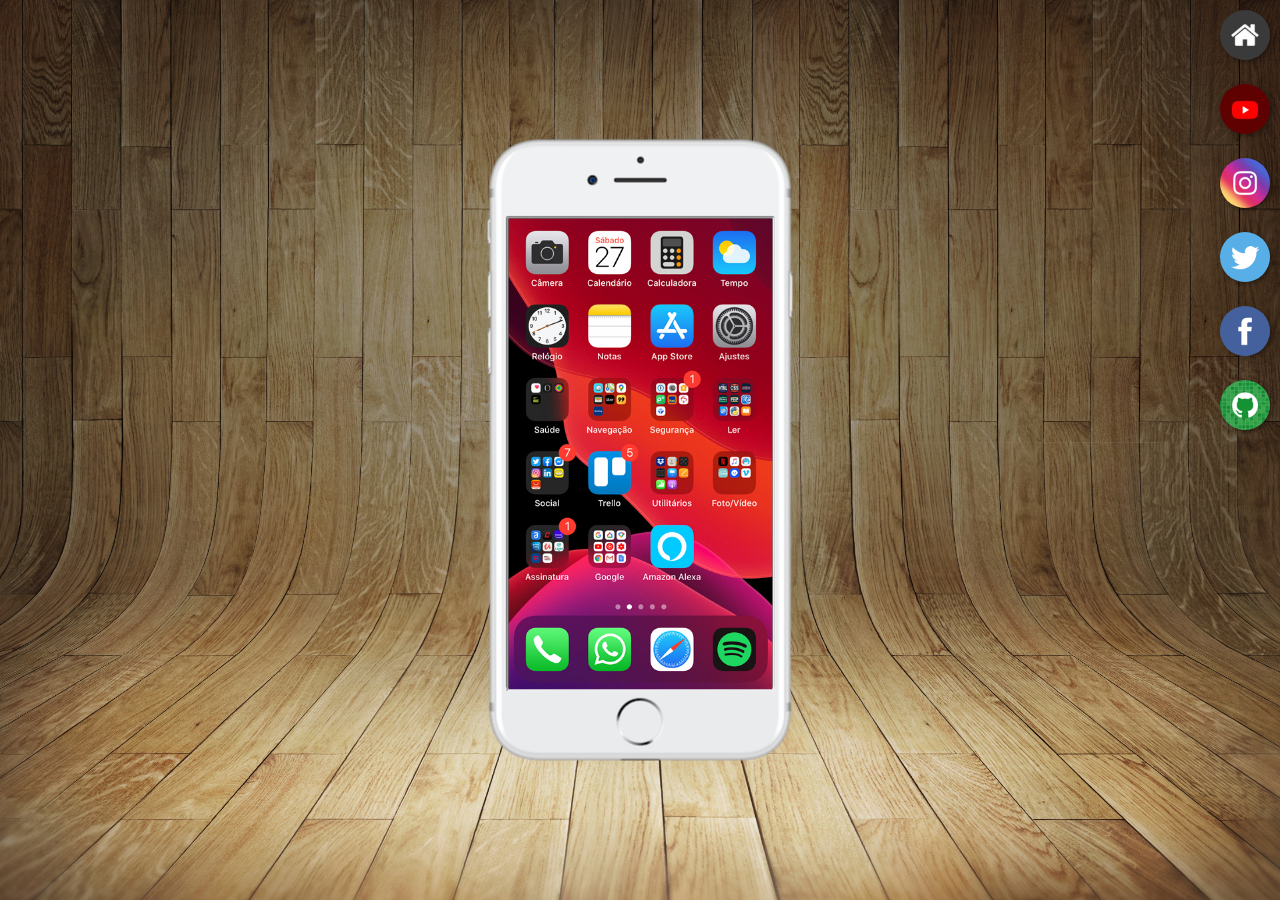
<file: Index.html>
<!DOCTYPE html>
<html lang="en">
<head>
    <meta charset="UTF-8">
    <meta name="viewport" content="width=device-width, initial-scale=1.0">
    <link rel="stylesheet" href="favicon.ico">
    <link rel="stylesheet" href="estilos/style.css">
    <title>Projeto Redes Sociais</title>
</head>
<body>
    <main>
        <section id="telefone">
            <iframe src="home.html" name="tela" id="tela">Formato incompatível com seu navegador!</iframe>
        </section>

        <section id="redes_sociais">
            <a href="home.html" target="tela"><img src="imagens/logo-home.jpg" alt="Home"></a> <br>
            <a href="youtube.html" target="tela"><img src="imagens/logo-youtube.jpg" alt="Youtube"></a> <br>
            <a href="Instagram.html" target="tela"><img src="imagens/logo-instagram.jpg" alt="Instagram"></a> <br>
            <a href="Twitter.html" target="tela"><img src="imagens/logo-twitter.jpg" alt="Twitter"></a> <br>
            <a href="Facebook.html" target="tela"><img src="imagens/logo-facebook.jpg" alt="Facebook"></a> <br>
            <a href="Github.html" target="tela"><img src="imagens/logo-github.jpg" alt="Github"></a> <br>
        </section>
    </main>
</body>
</html>
</file>
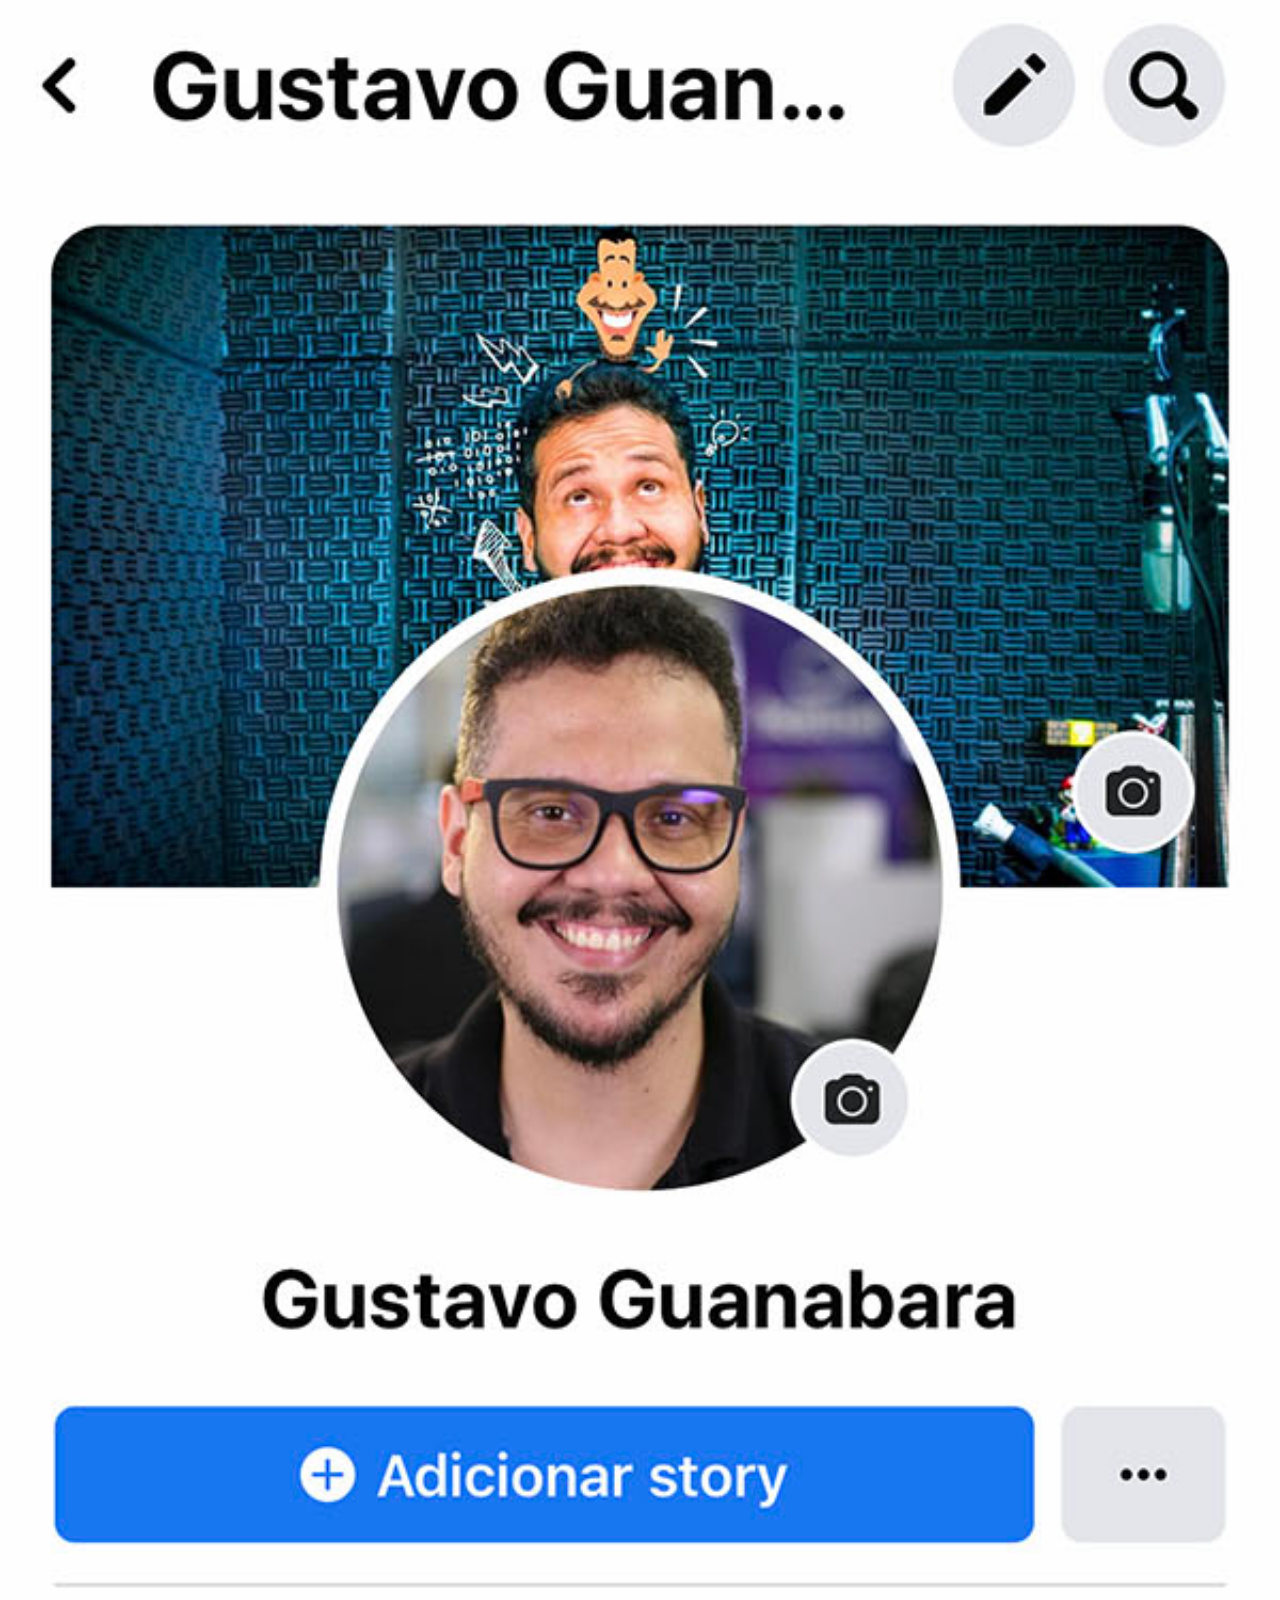
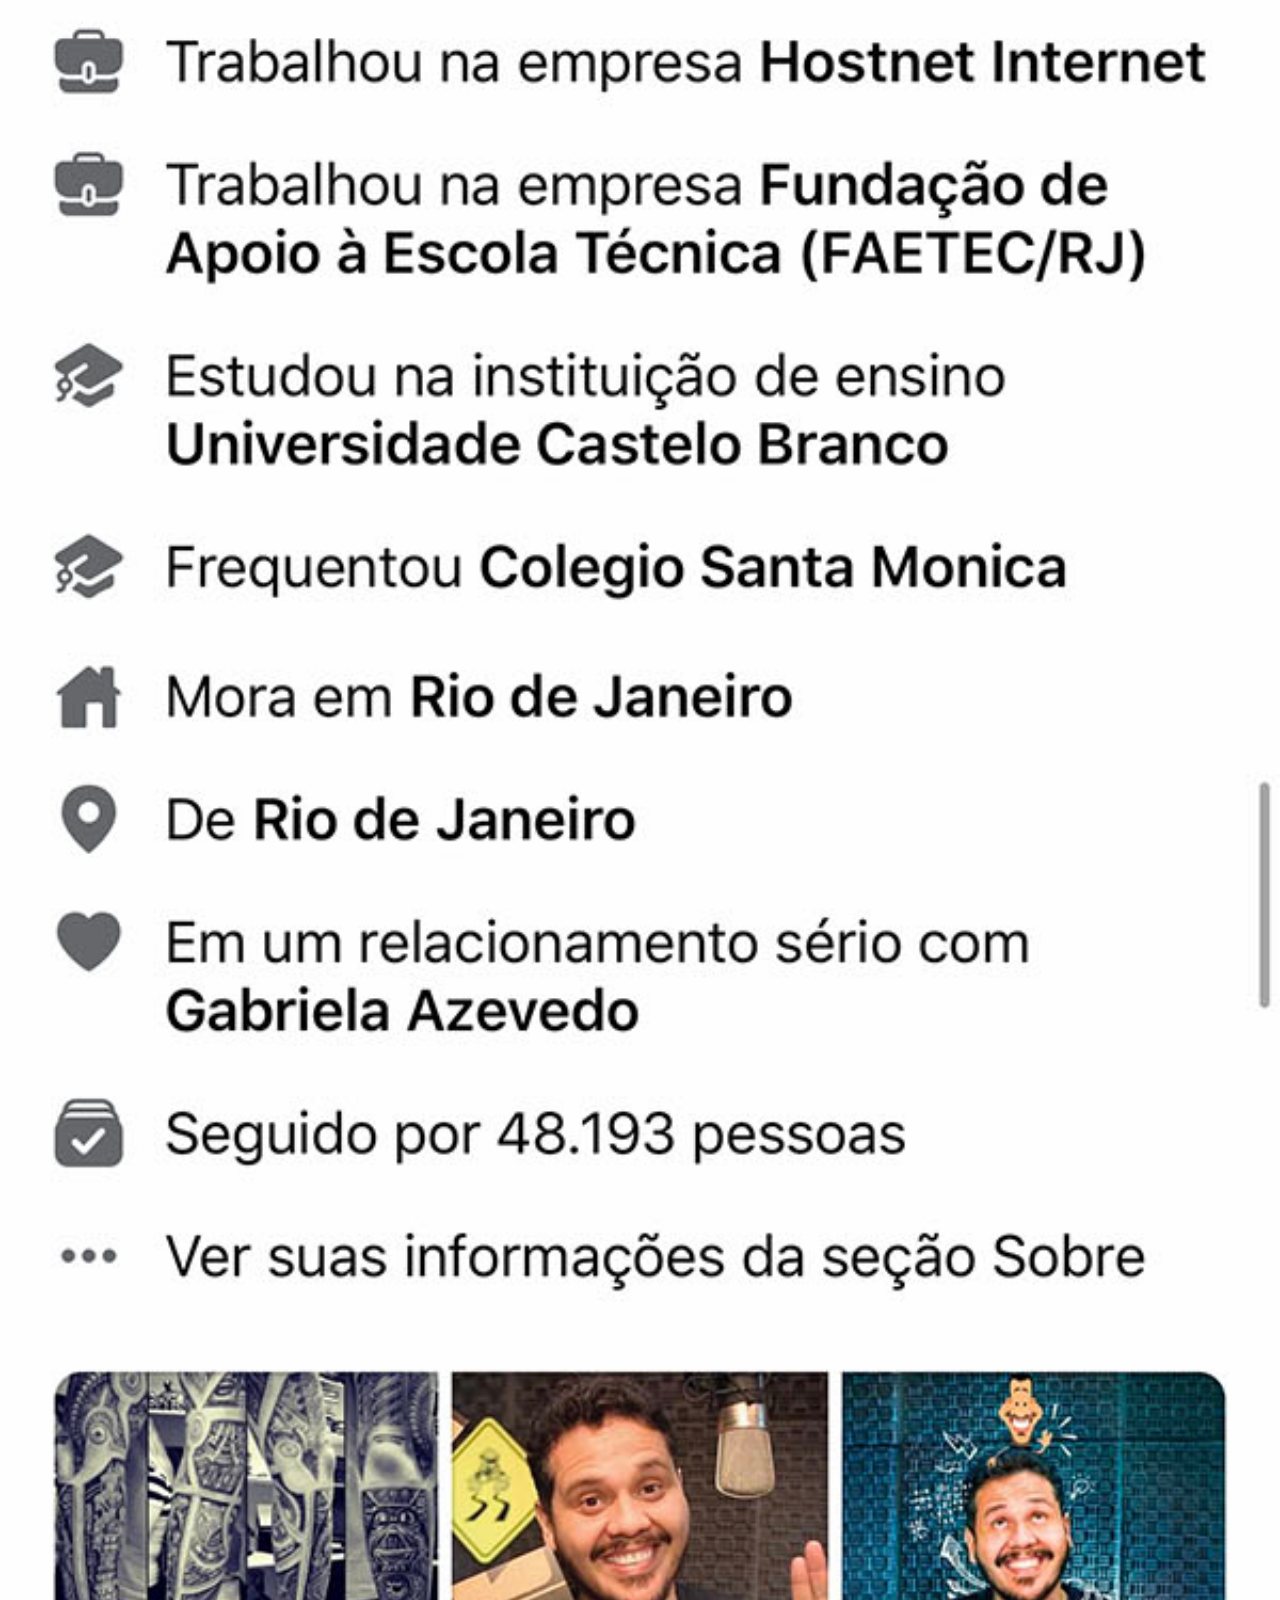
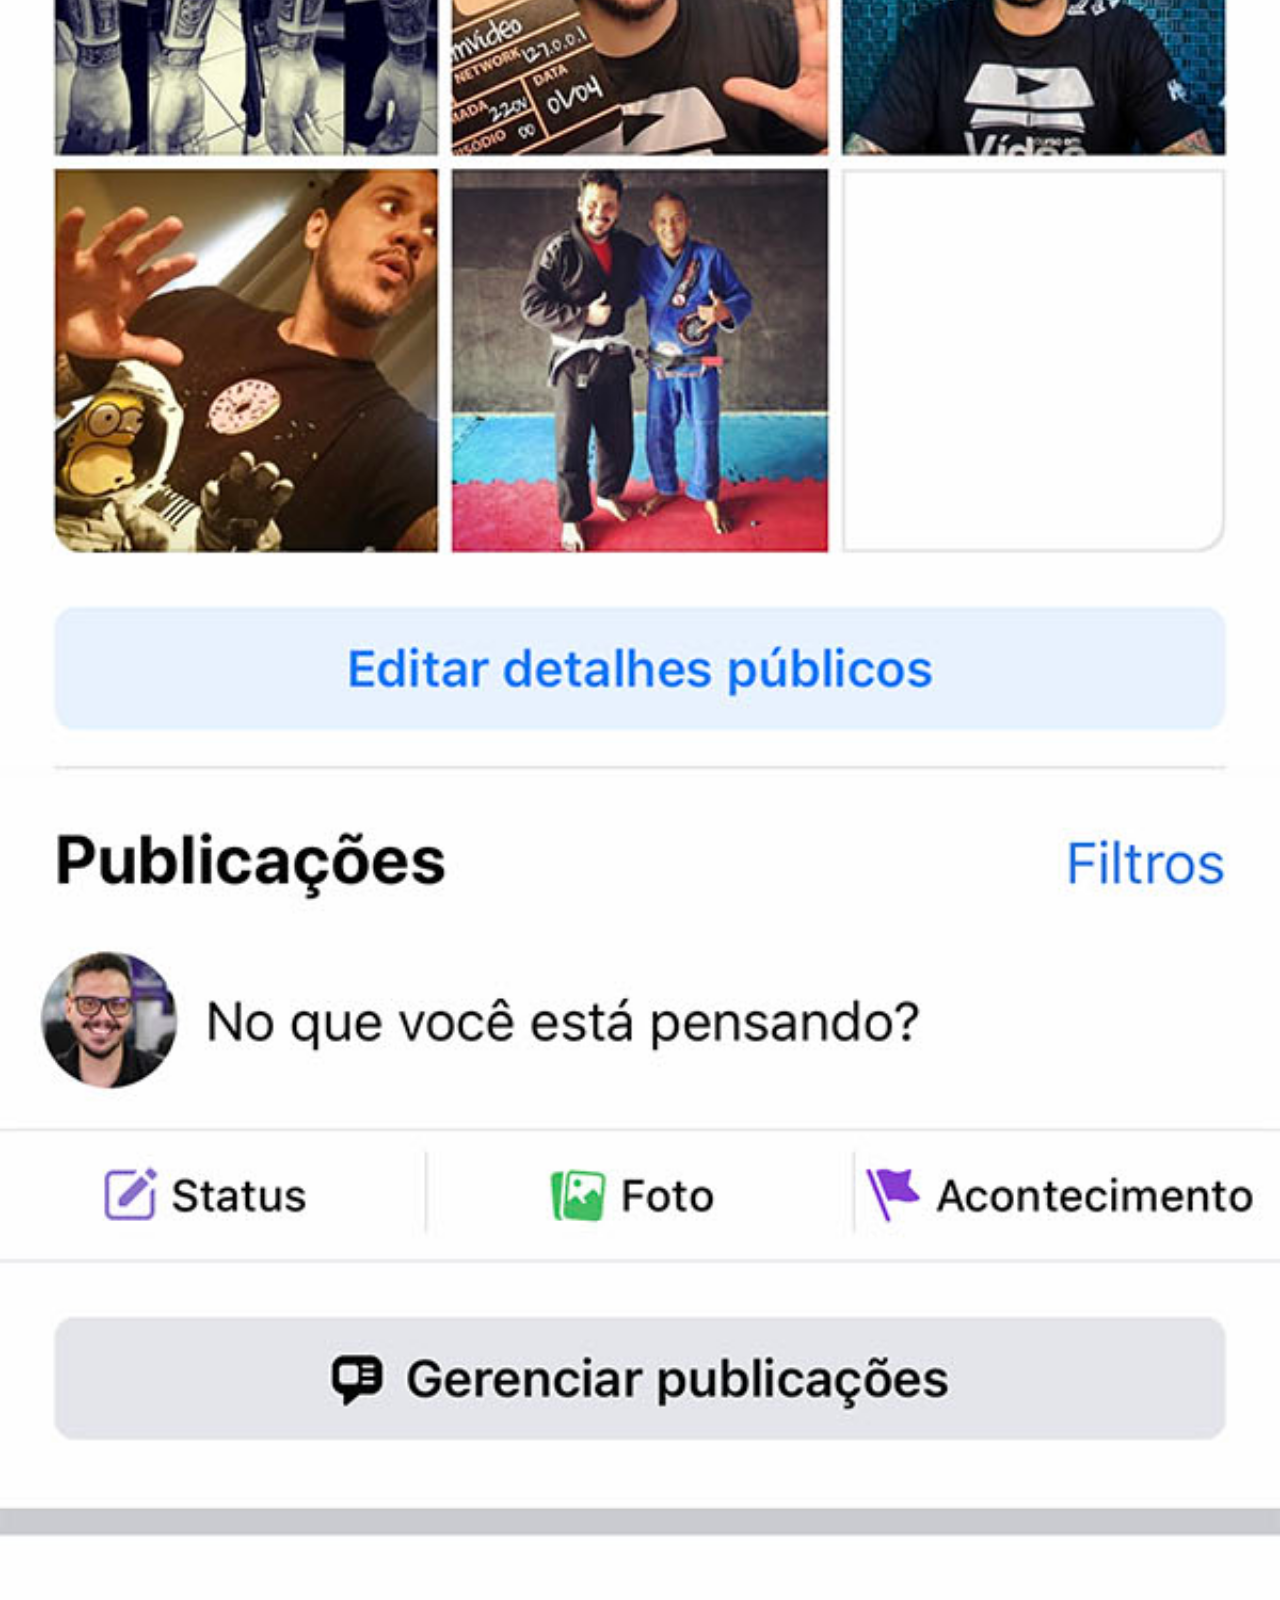
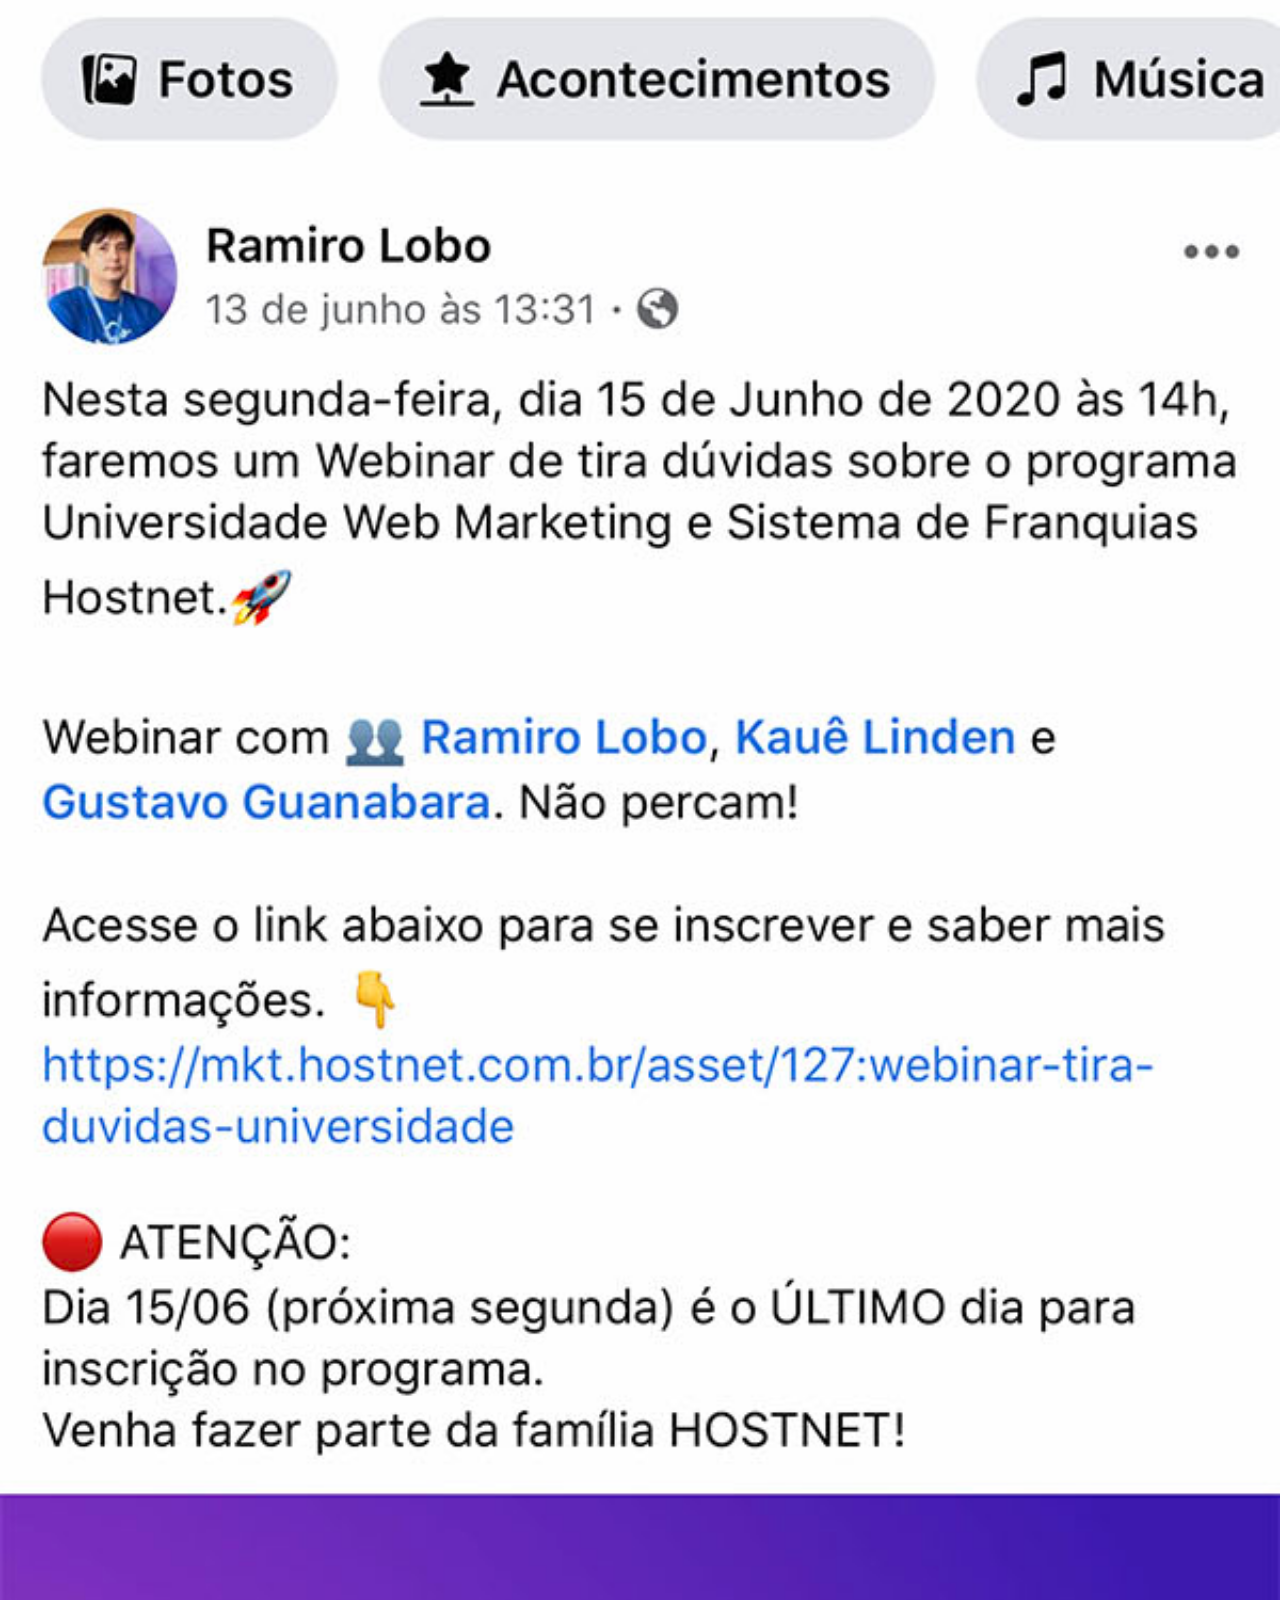
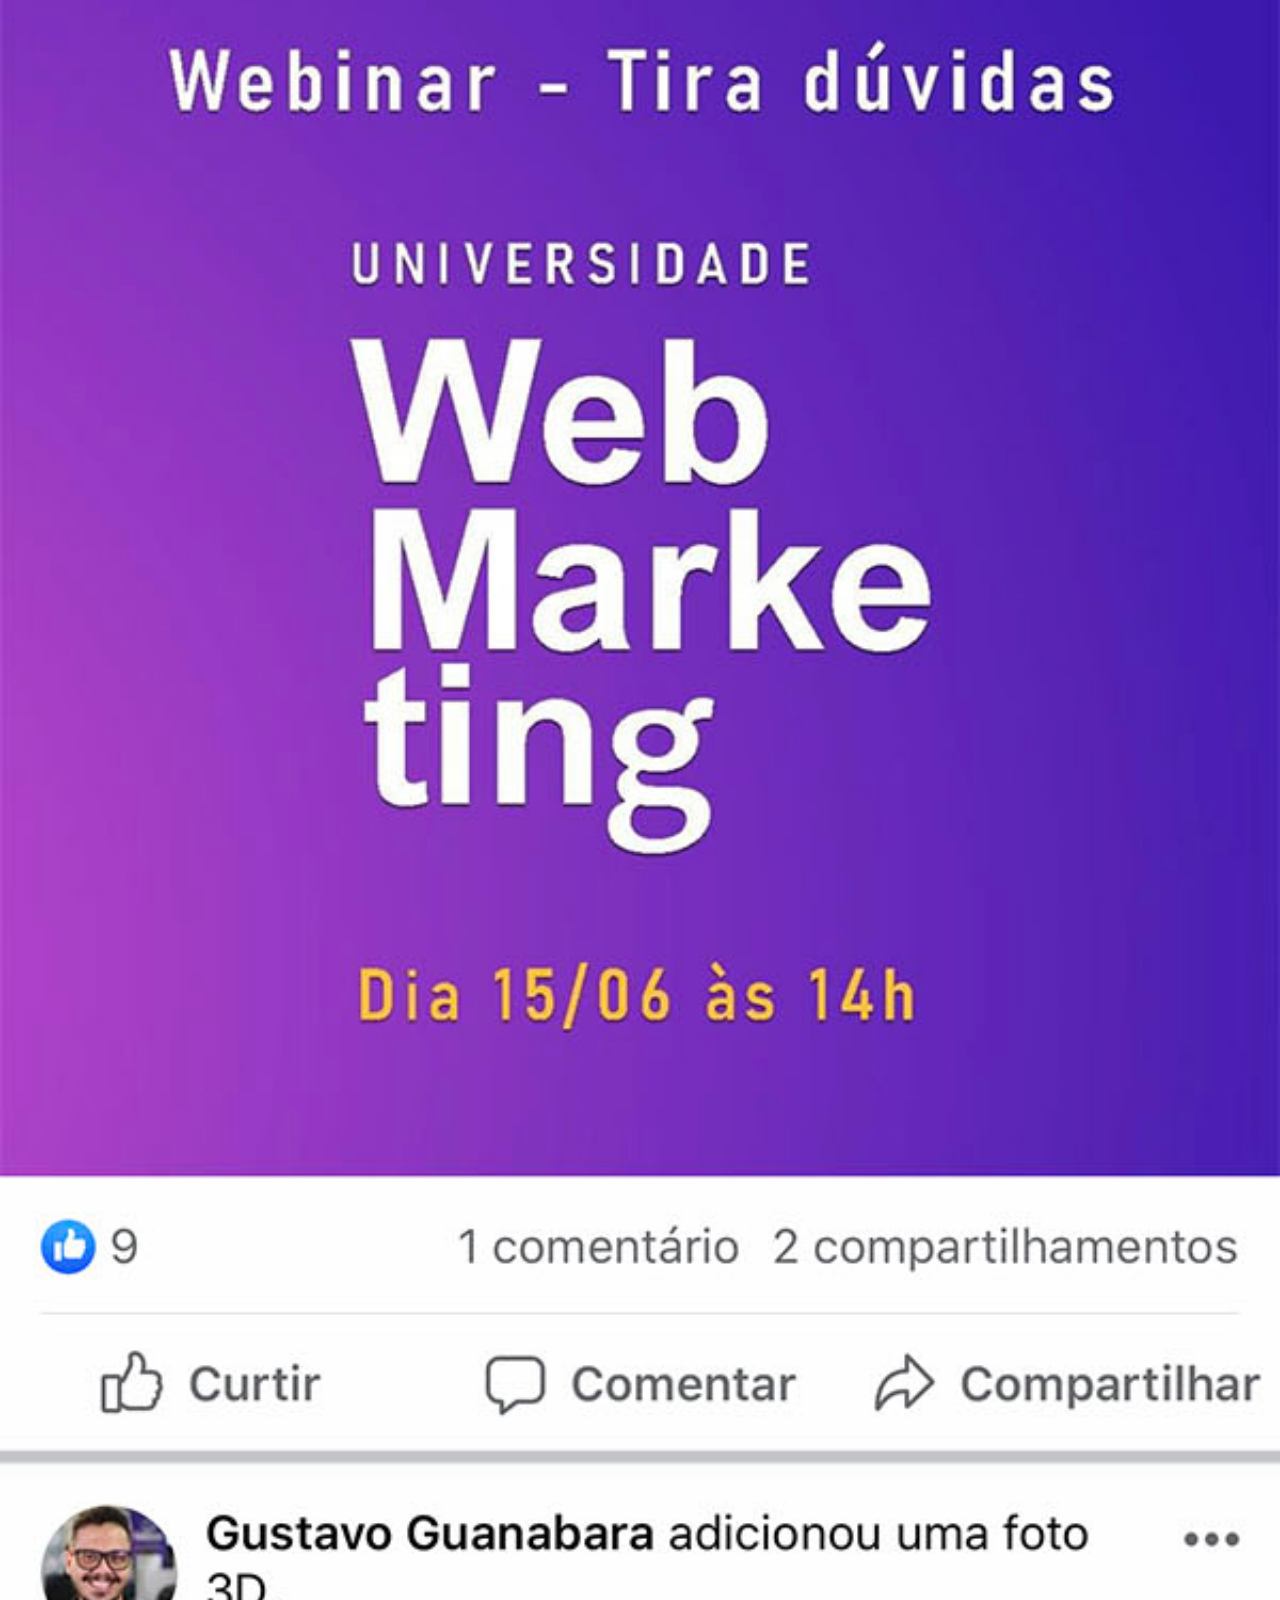
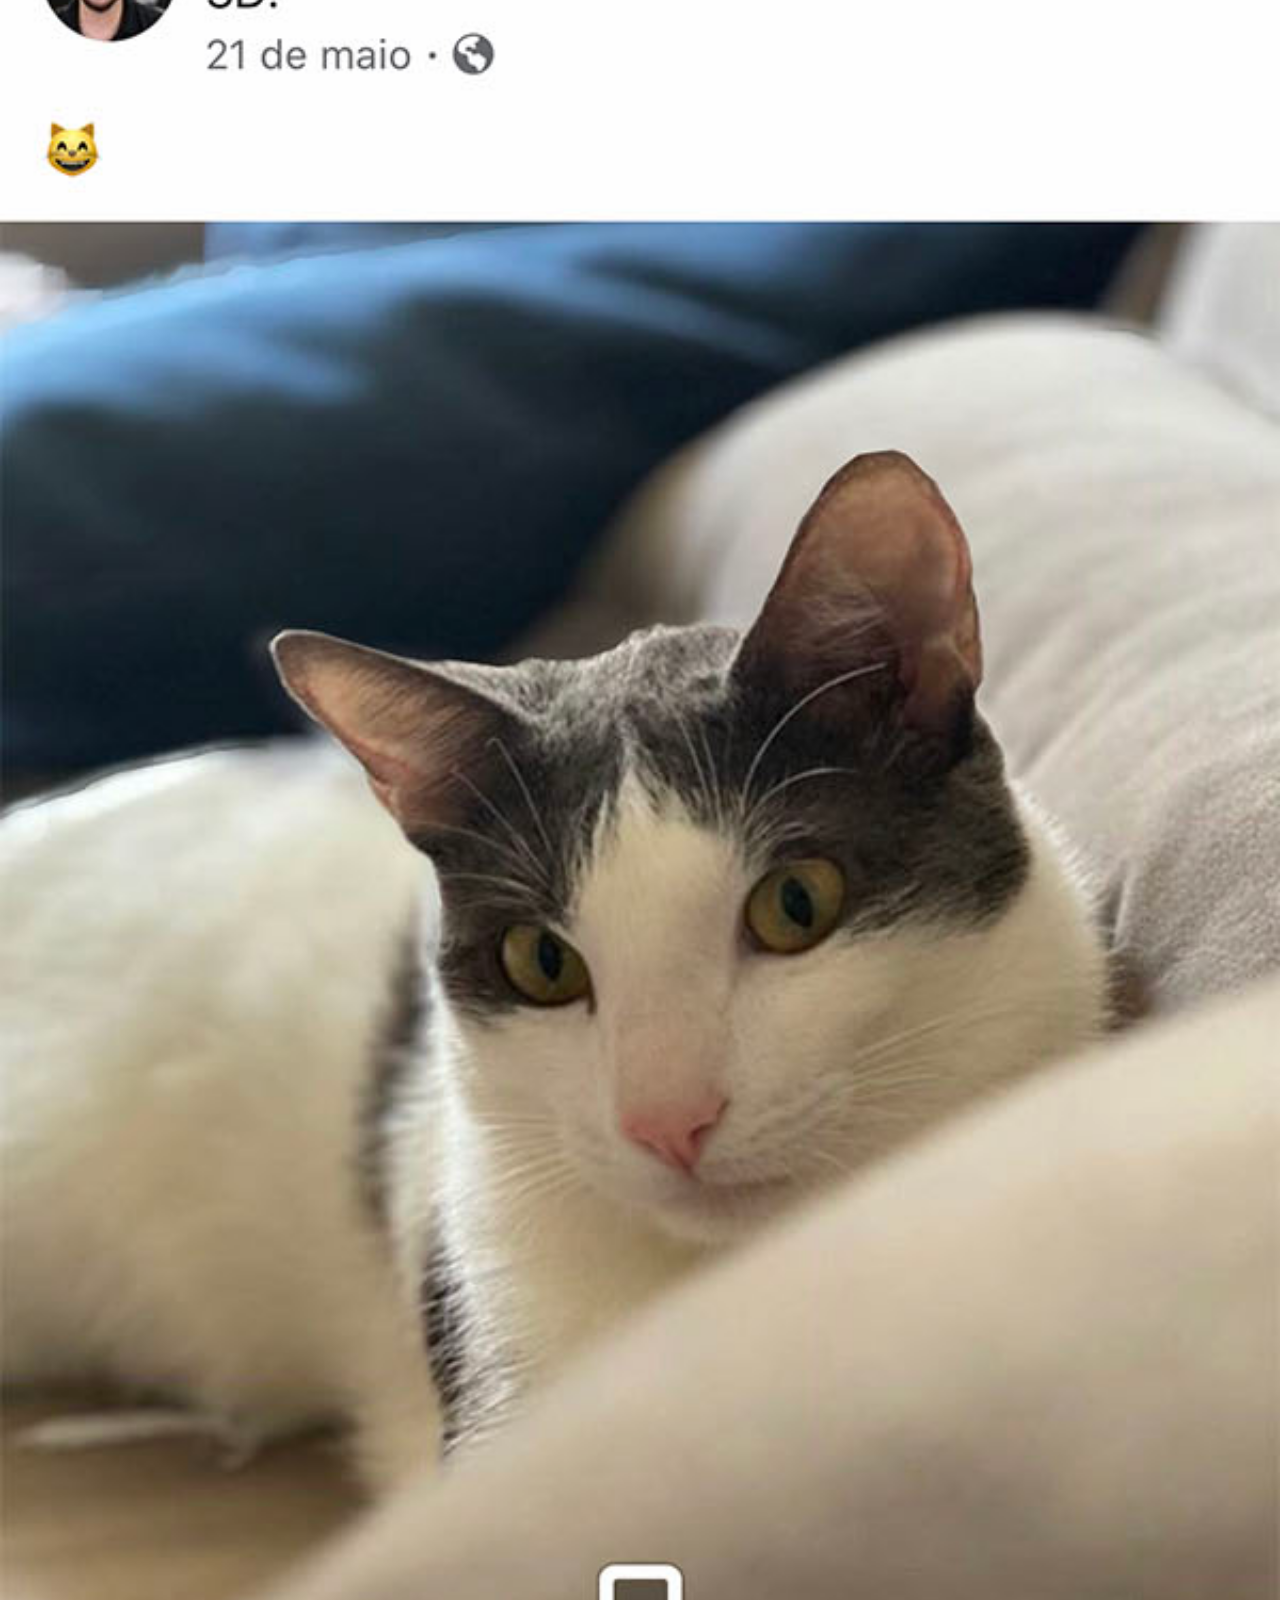
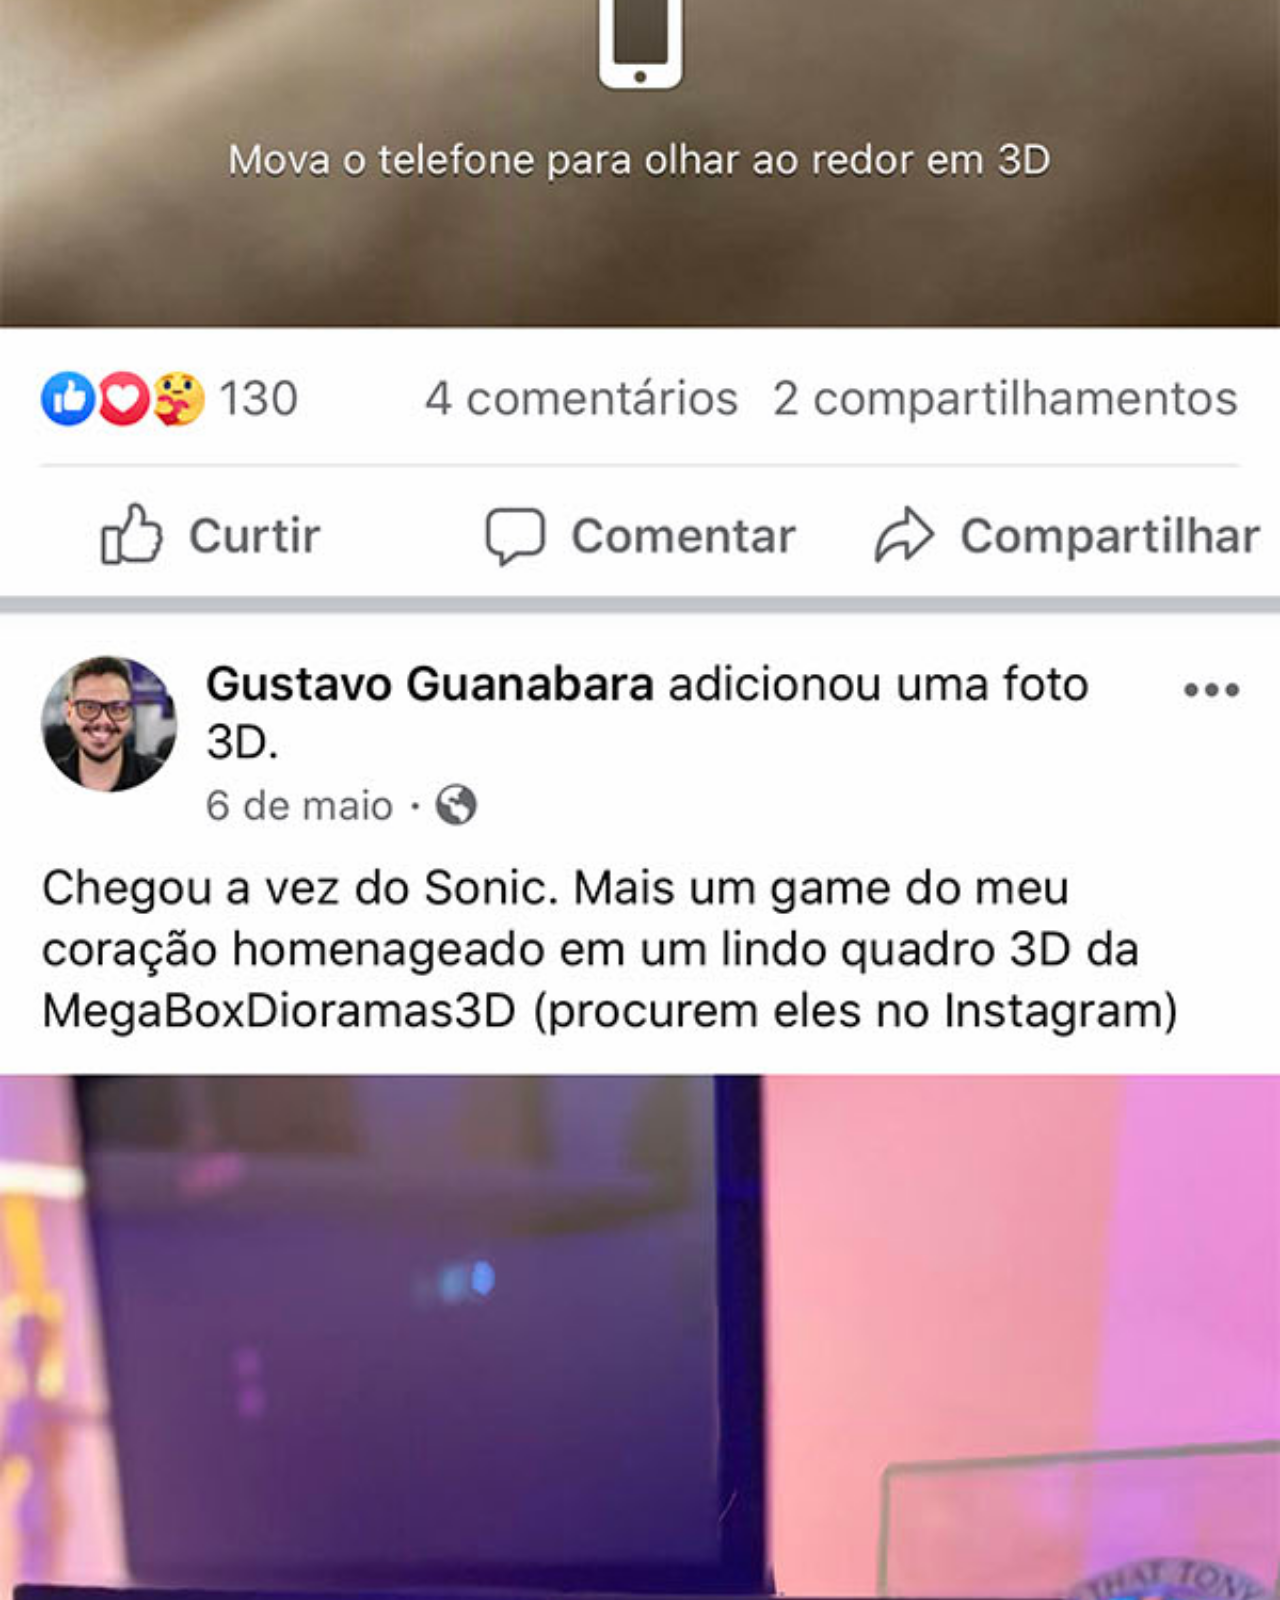
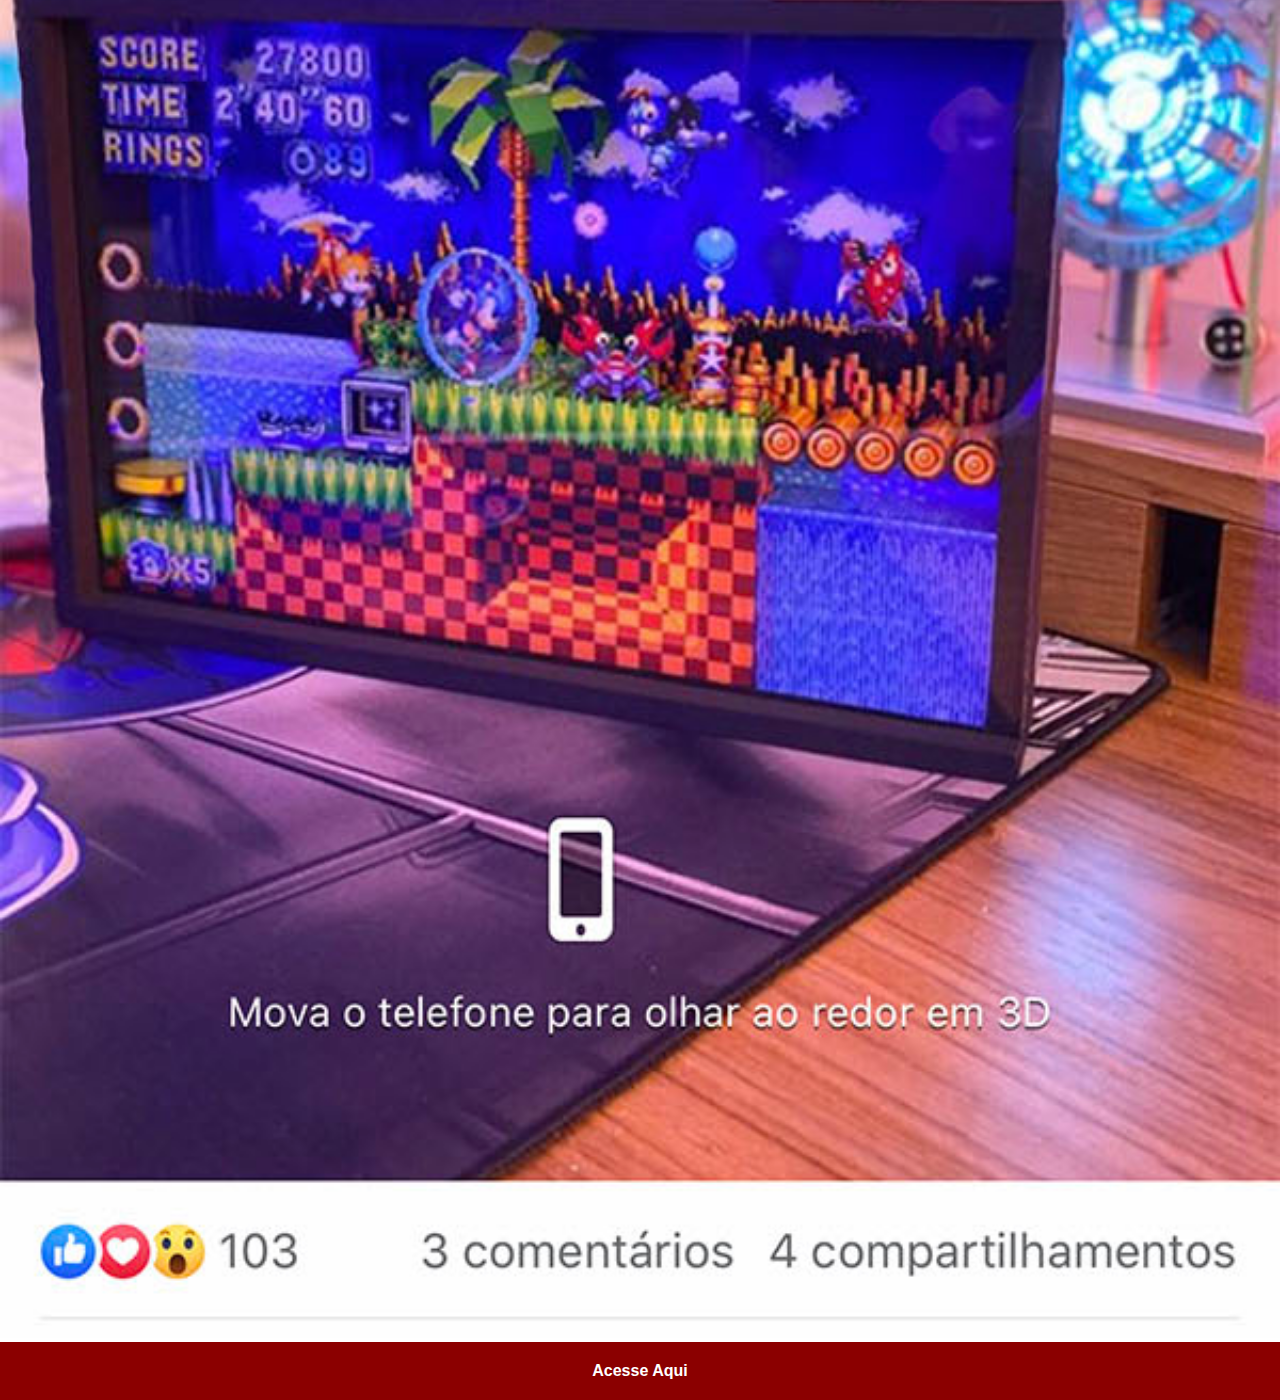
<file: Facebook.html>
<!DOCTYPE html>
<html lang="en">
<head>
    <meta charset="UTF-8">
    <meta name="viewport" content="width=device-width, initial-scale=1.0">
    <link rel="stylesheet" href="estilos/social.css">
    <title>Facebook</title>
</head>
<body>
    <img src="imagens/tela-facebook.jpg" alt="Facebook">
    <a href="https://web.facebook.com/?_rdc=1&_rdr">Acesse Aqui</a>
</body>
</html>
</file>
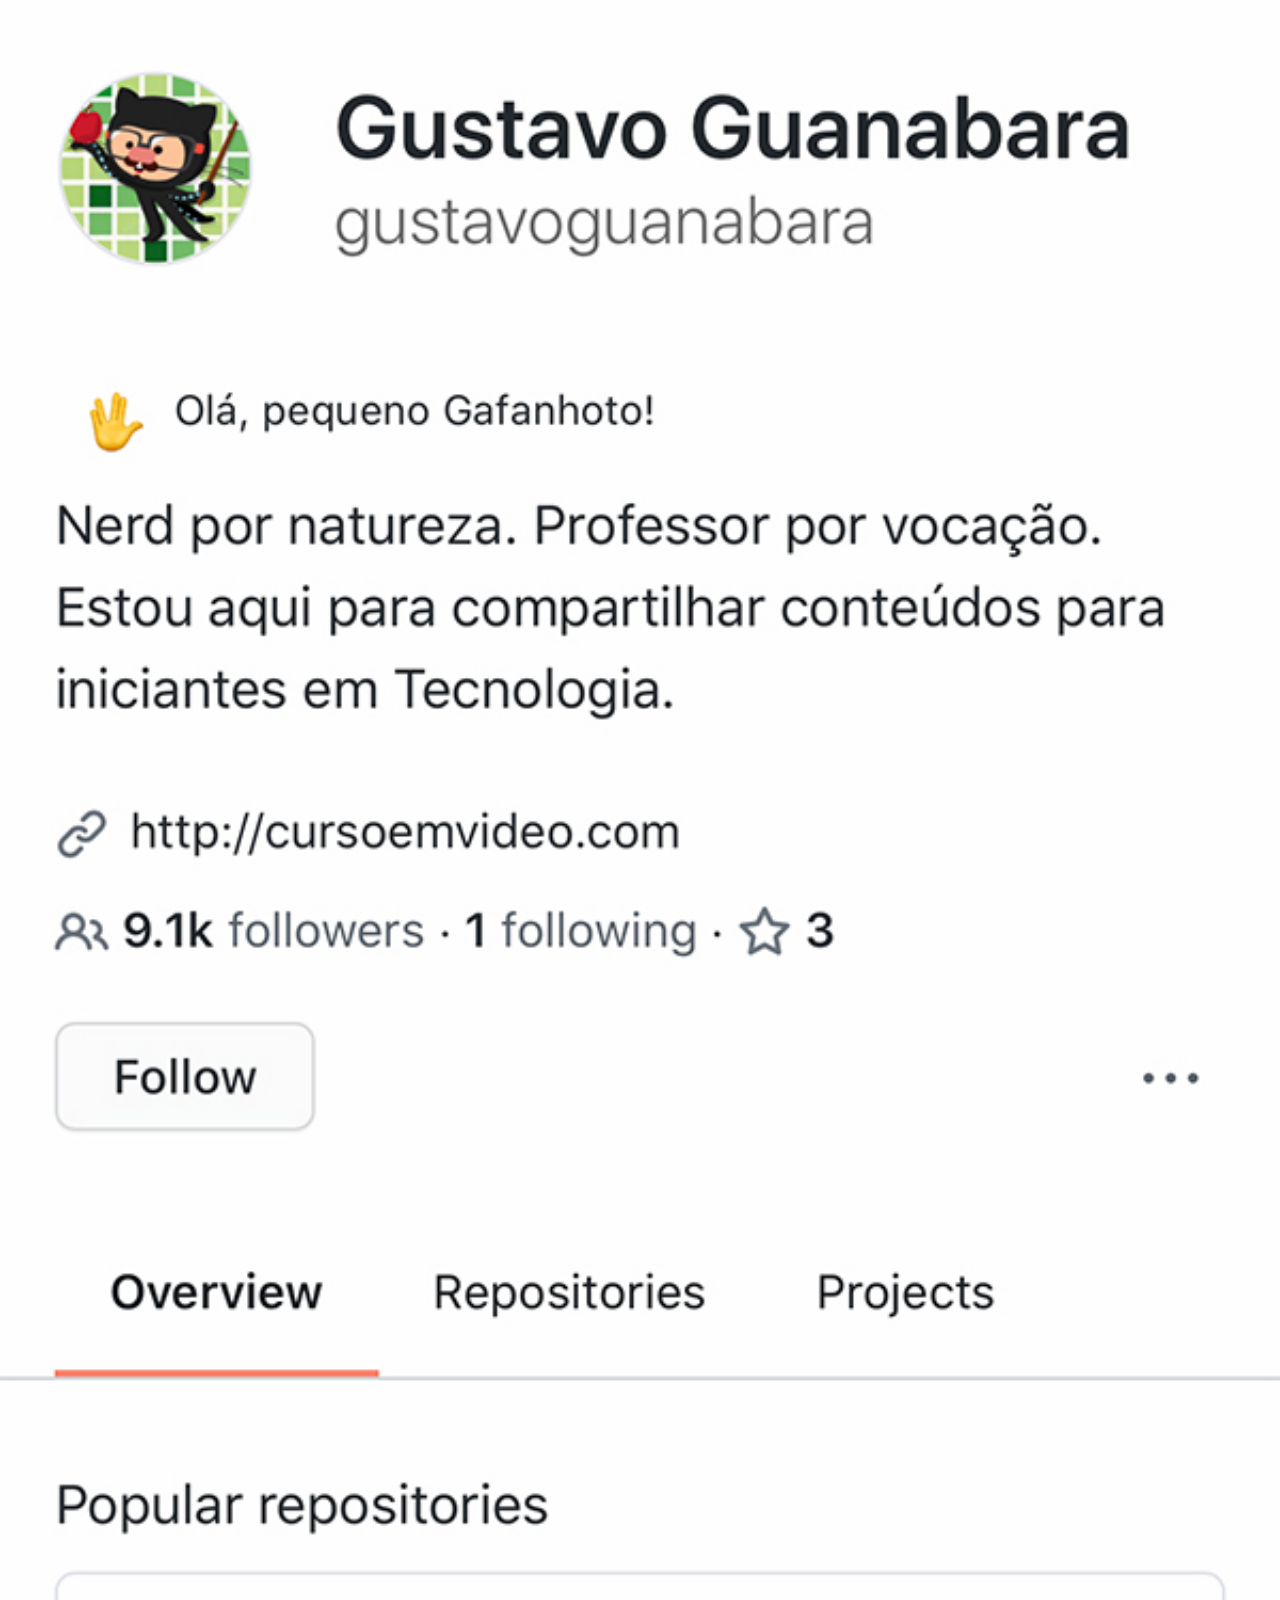
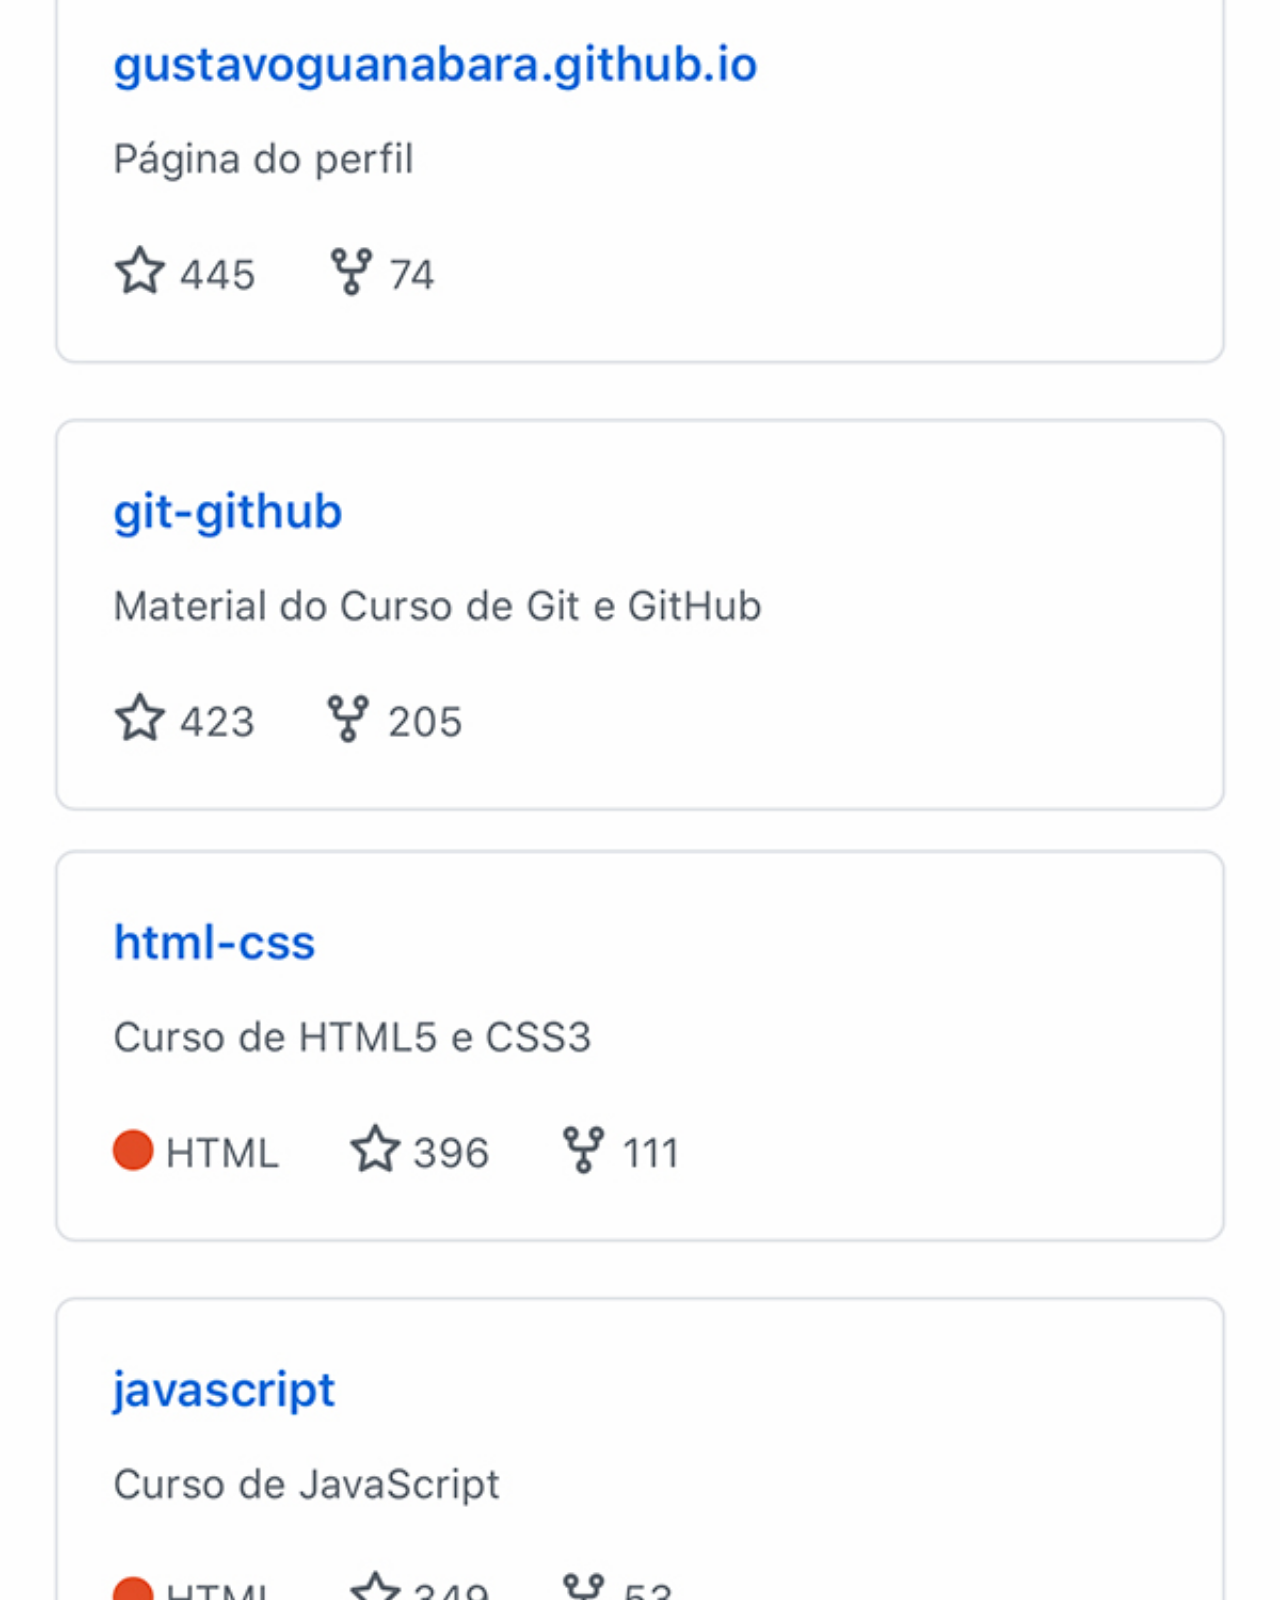
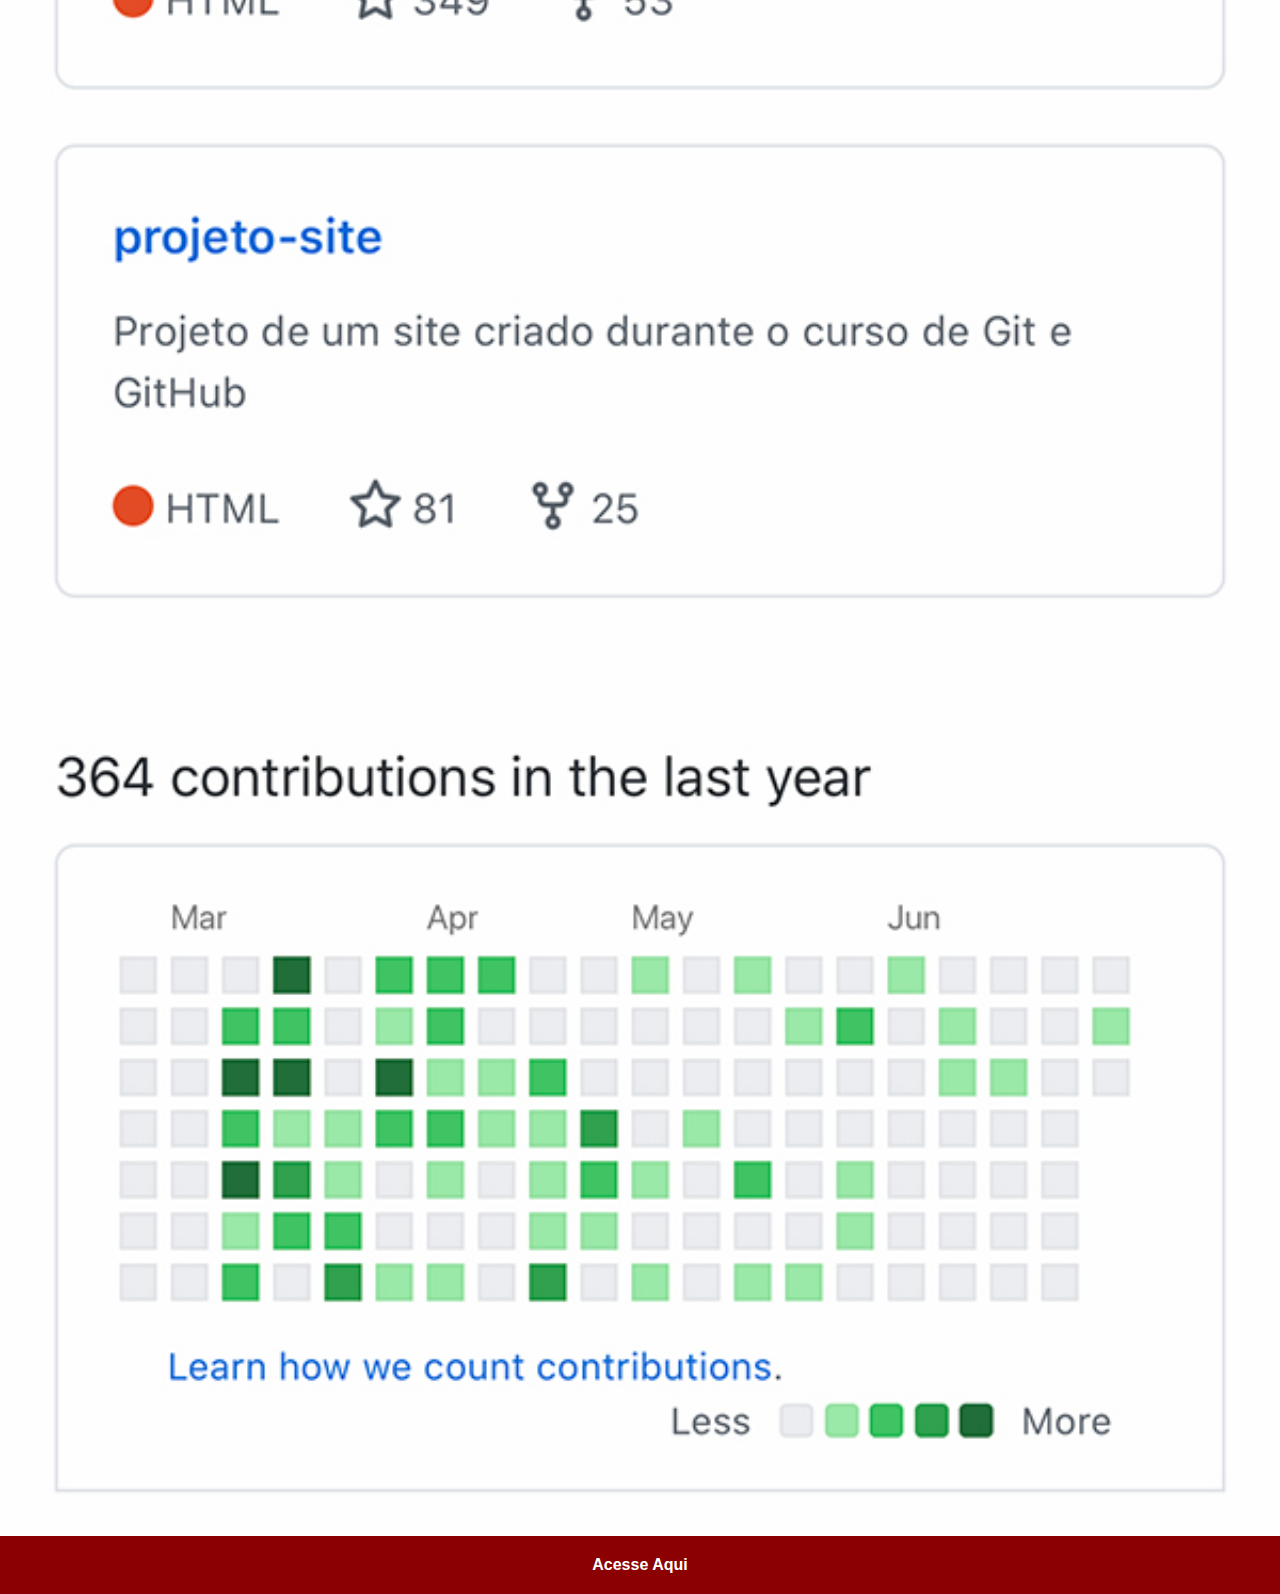
<file: Github.html>
<!DOCTYPE html>
<html lang="en">
<head>
    <meta charset="UTF-8">
    <meta name="viewport" content="width=device-width, initial-scale=1.0">
    <link rel="stylesheet" href="estilos/social.css">
    <title>Github</title>
</head>
<body>
    <img src="imagens/tela-github.jpg" alt="Github">
    <a href="https://github.com/marcolimasoares" target="_blank">Acesse Aqui</a>
</body>
</html>
</file>
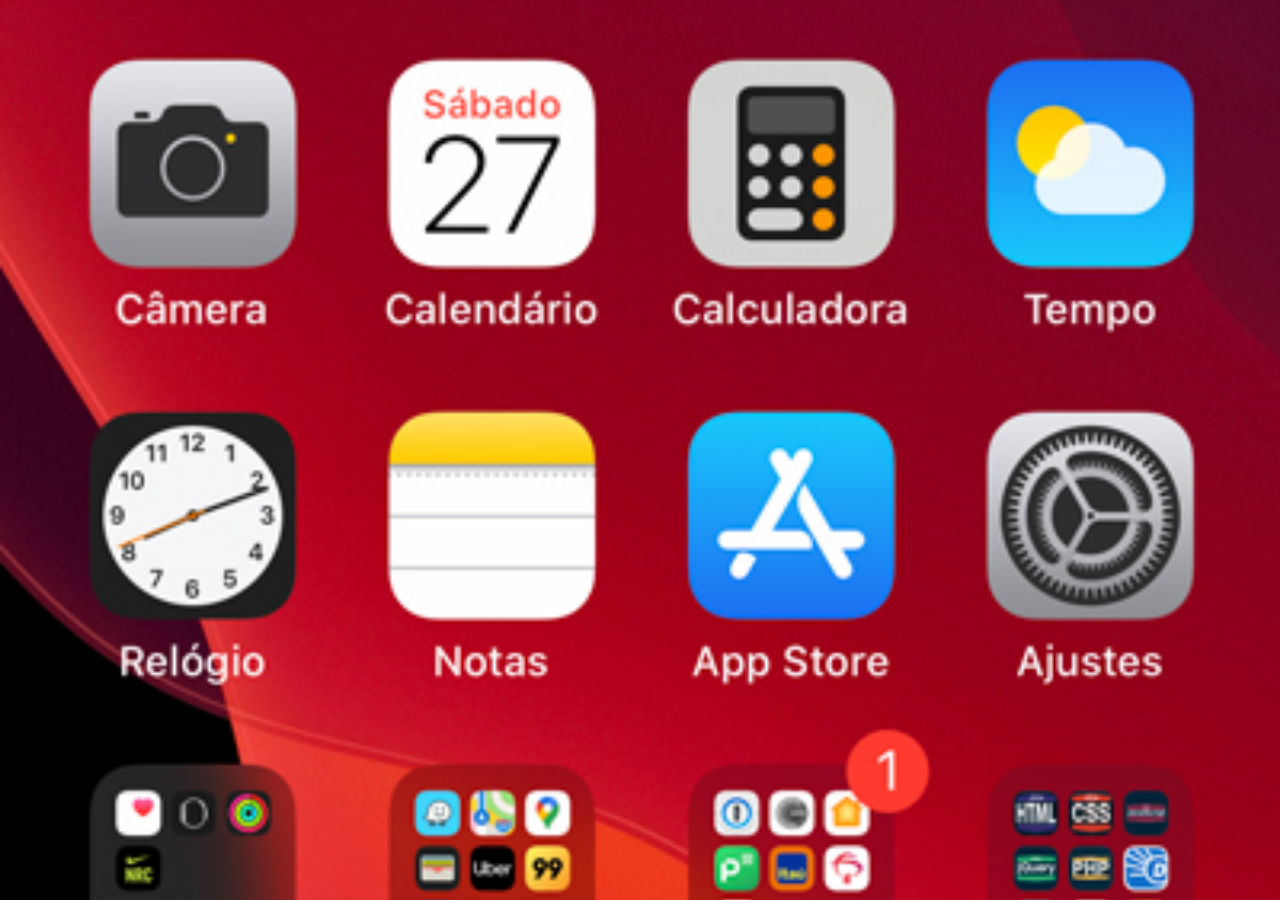
<file: home.html>
<!DOCTYPE html>
<html lang="en">
<head>
    <meta charset="UTF-8">
    <meta name="viewport" content="width=device-width, initial-scale=1.0">
    <title>Document</title>
</head>
<style>
    * {
        margin: 0px;
        padding: 0px;
    }

    body {
        width: 100vw;
        height: 100vh;
        background: url('../imagens/tela-home.jpg') no-repeat top center;
        background-size: cover;
    }
</style>
<body>
    
</body>
</html>
</file>
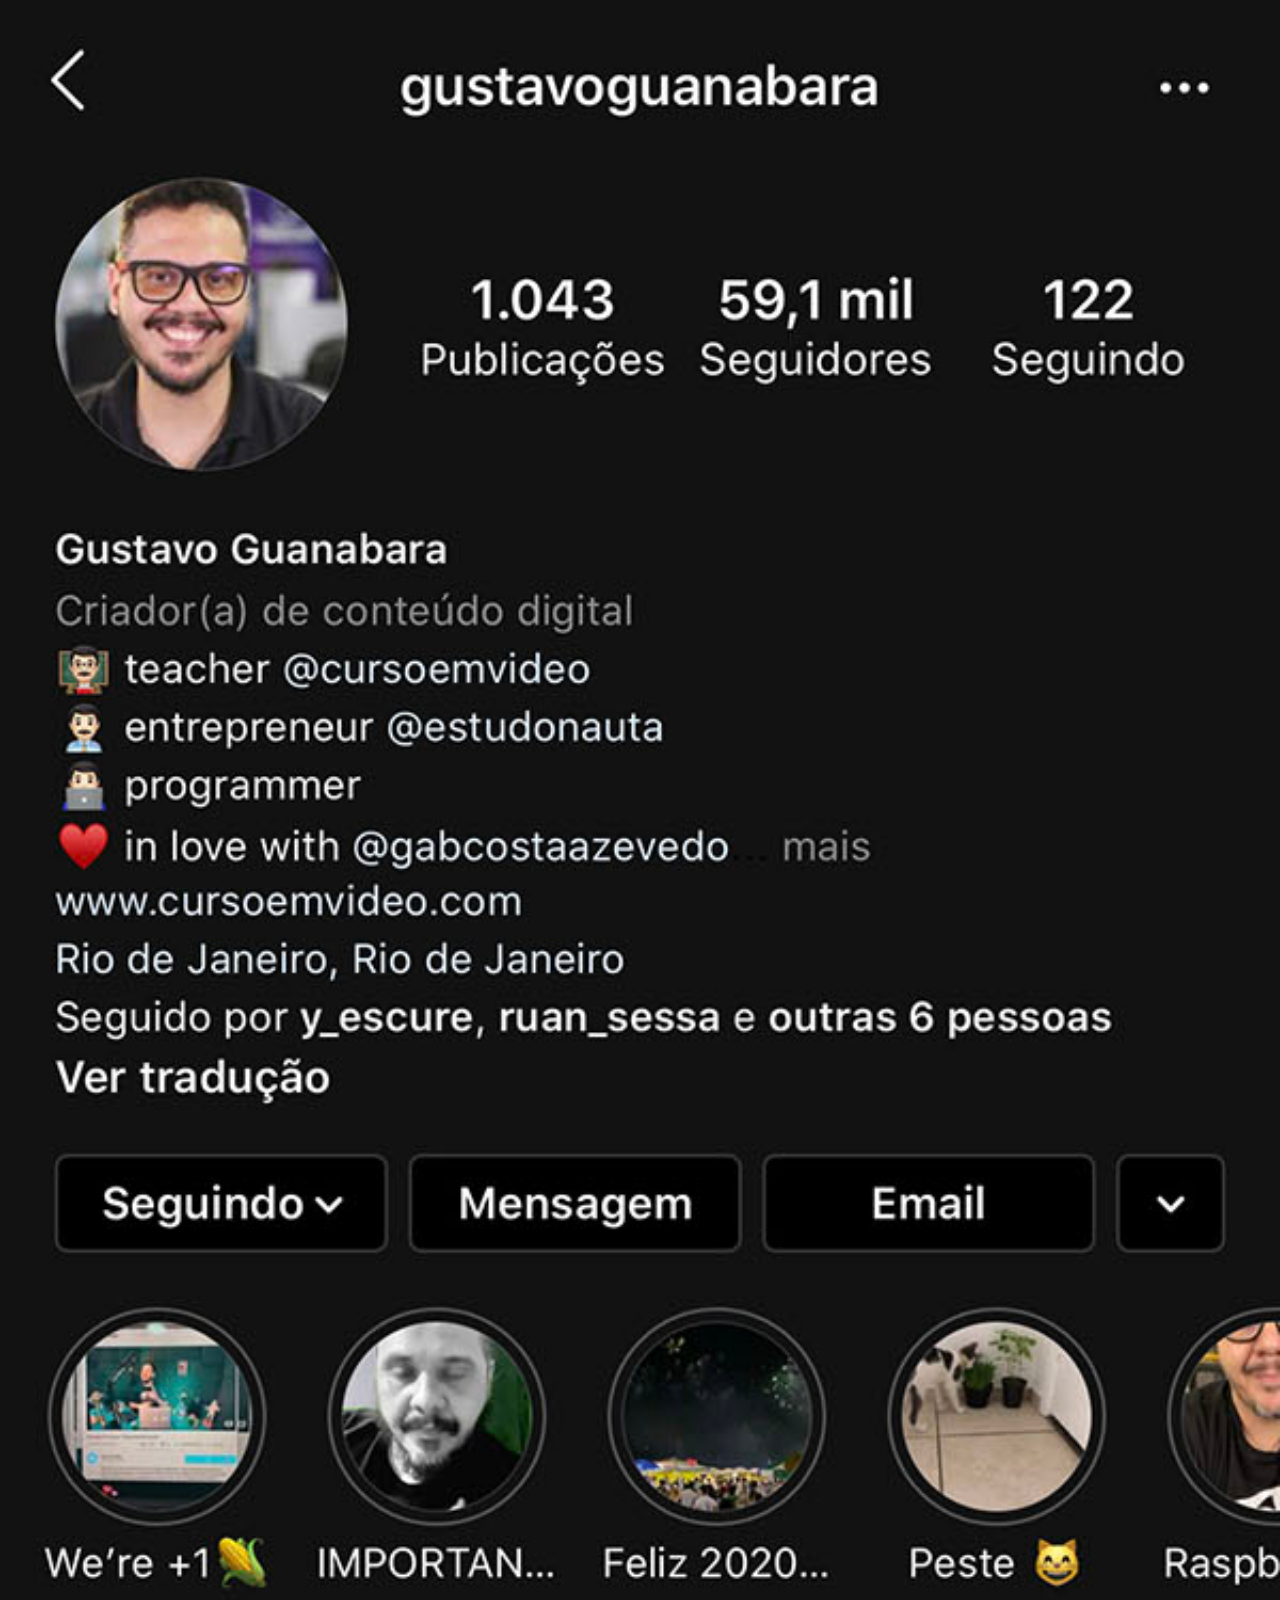
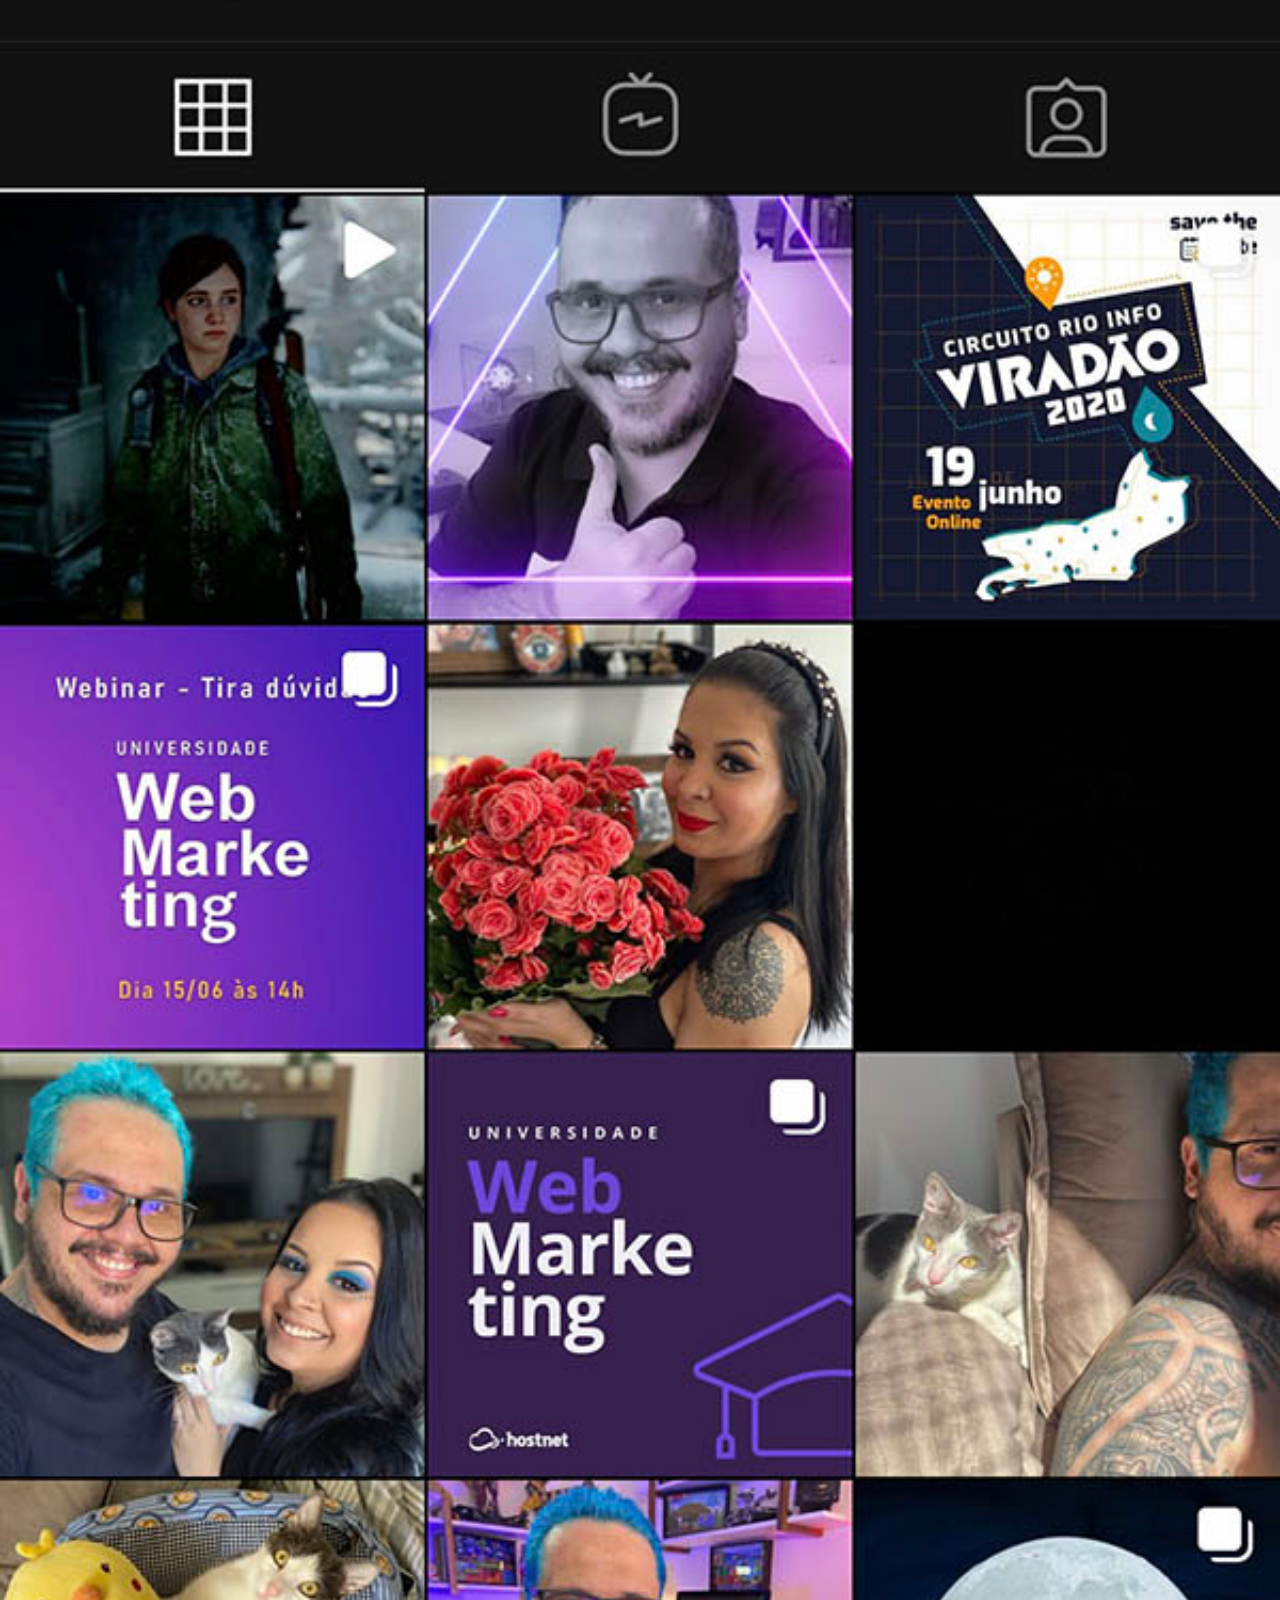
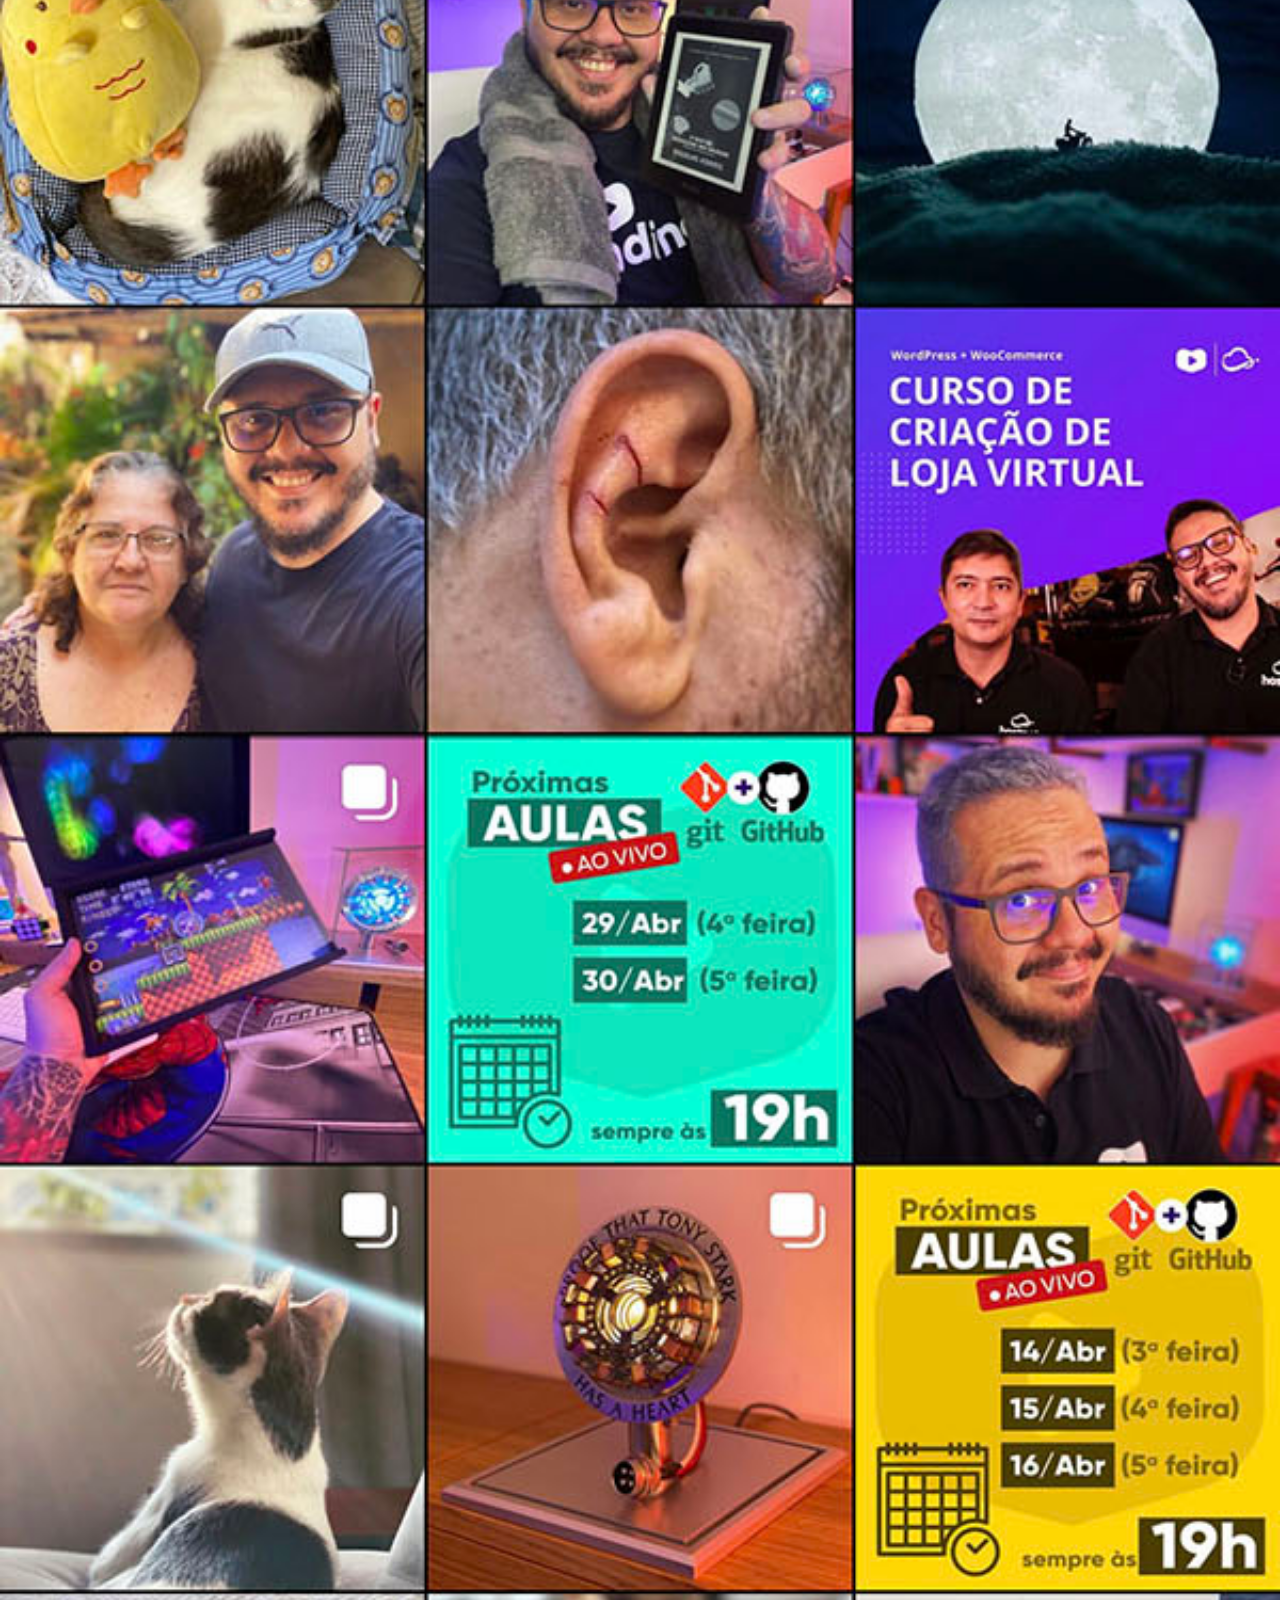
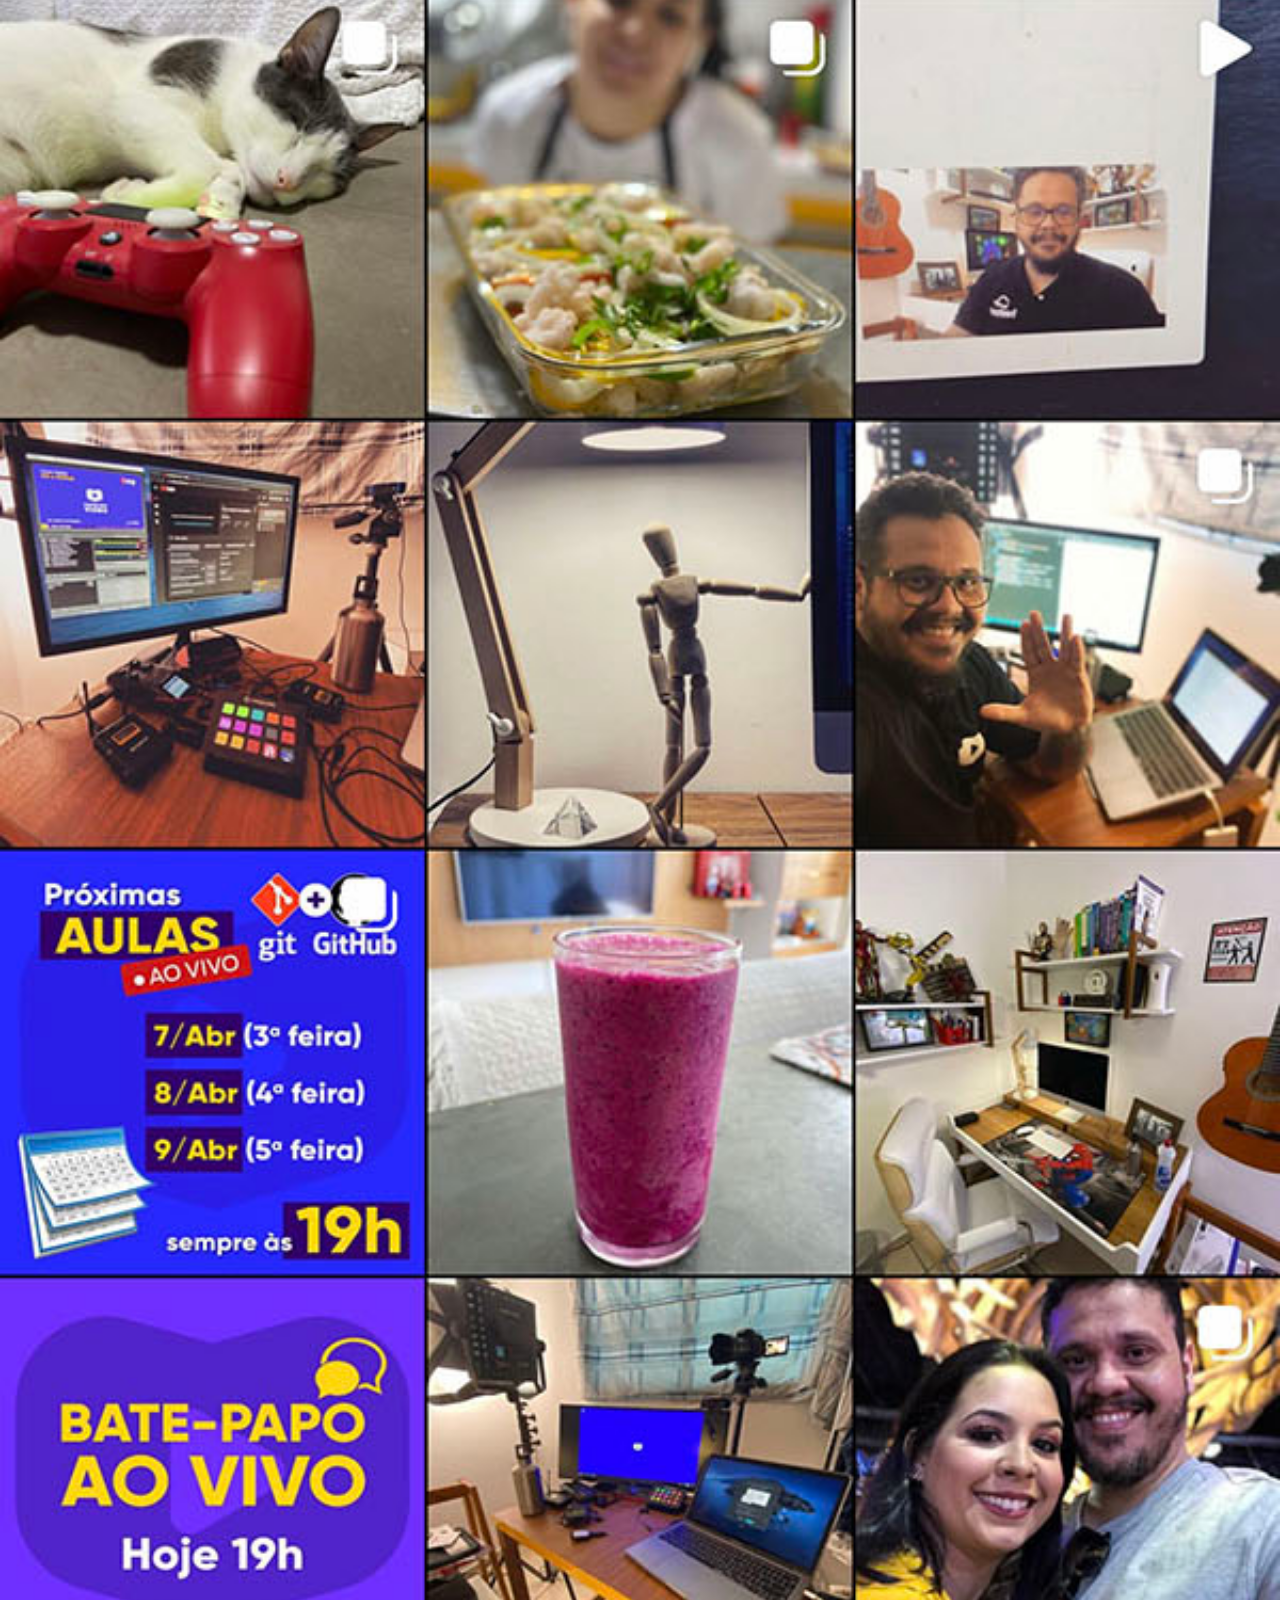
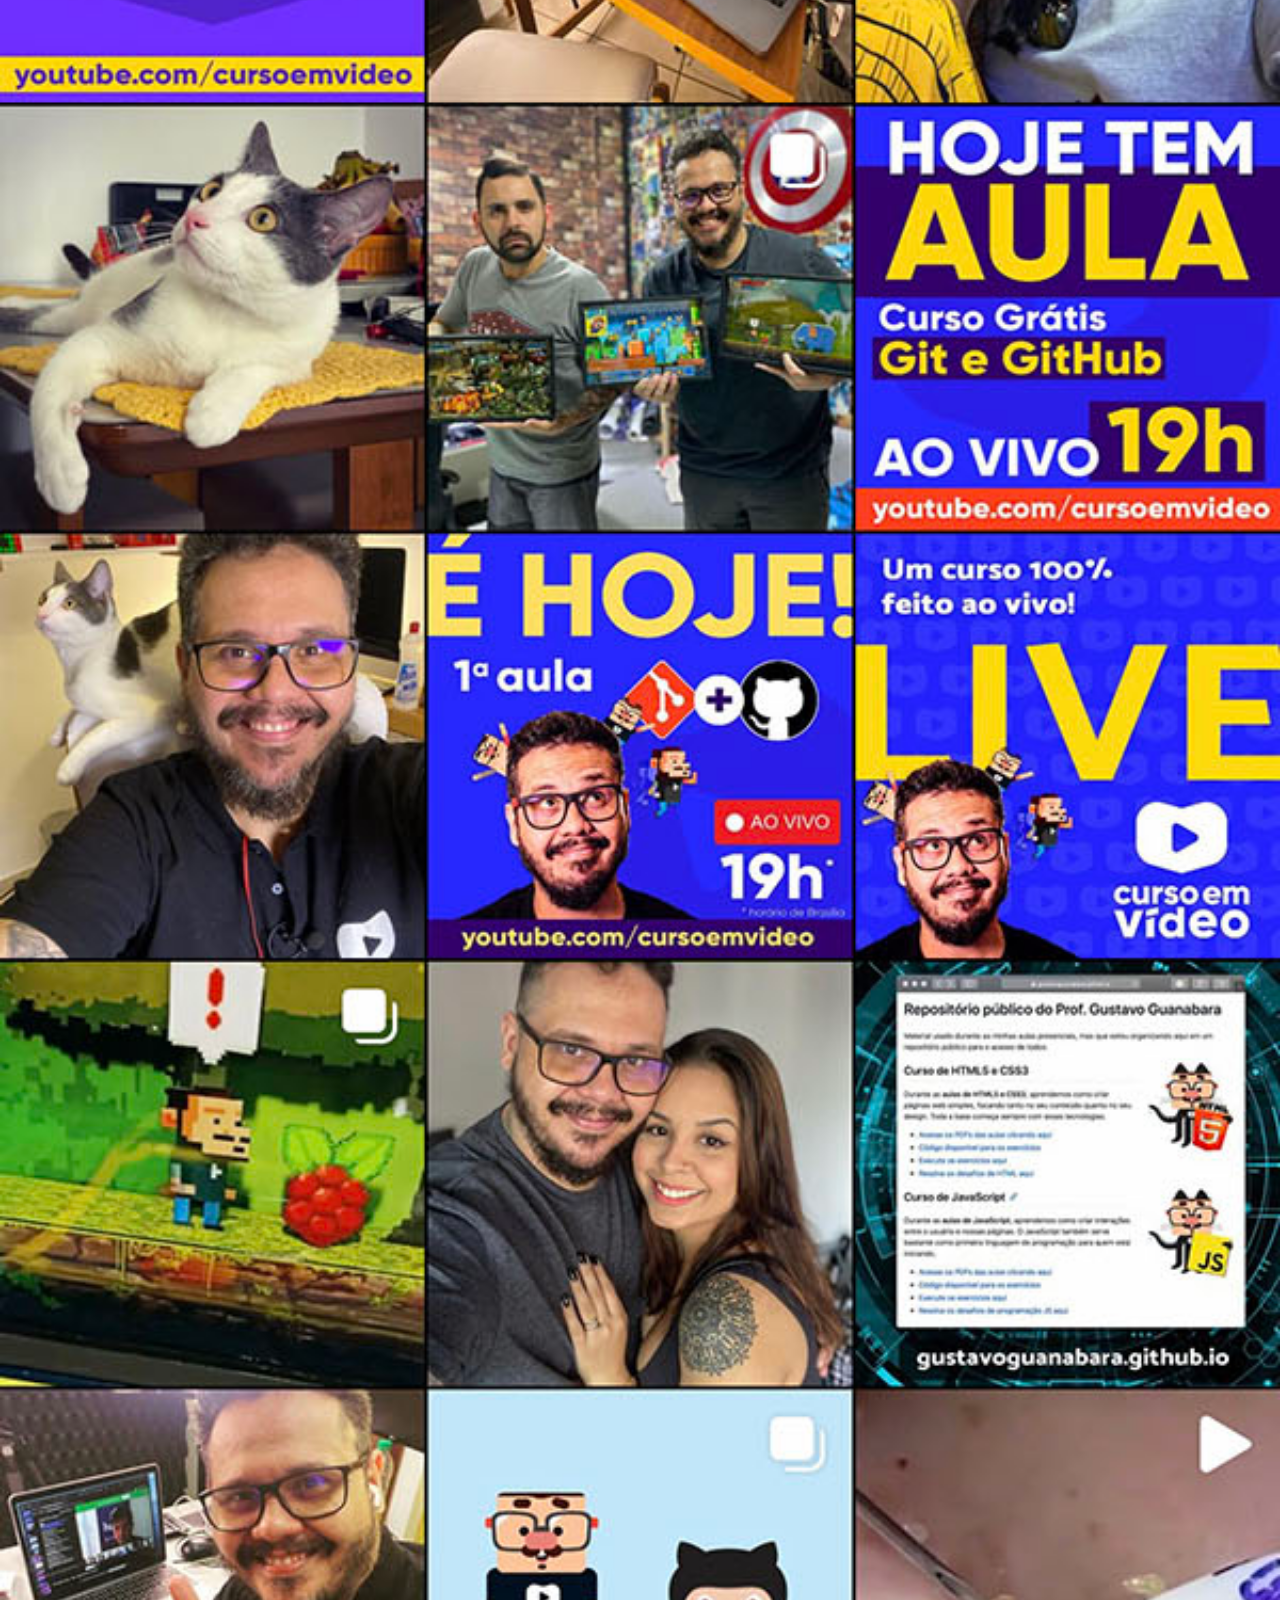
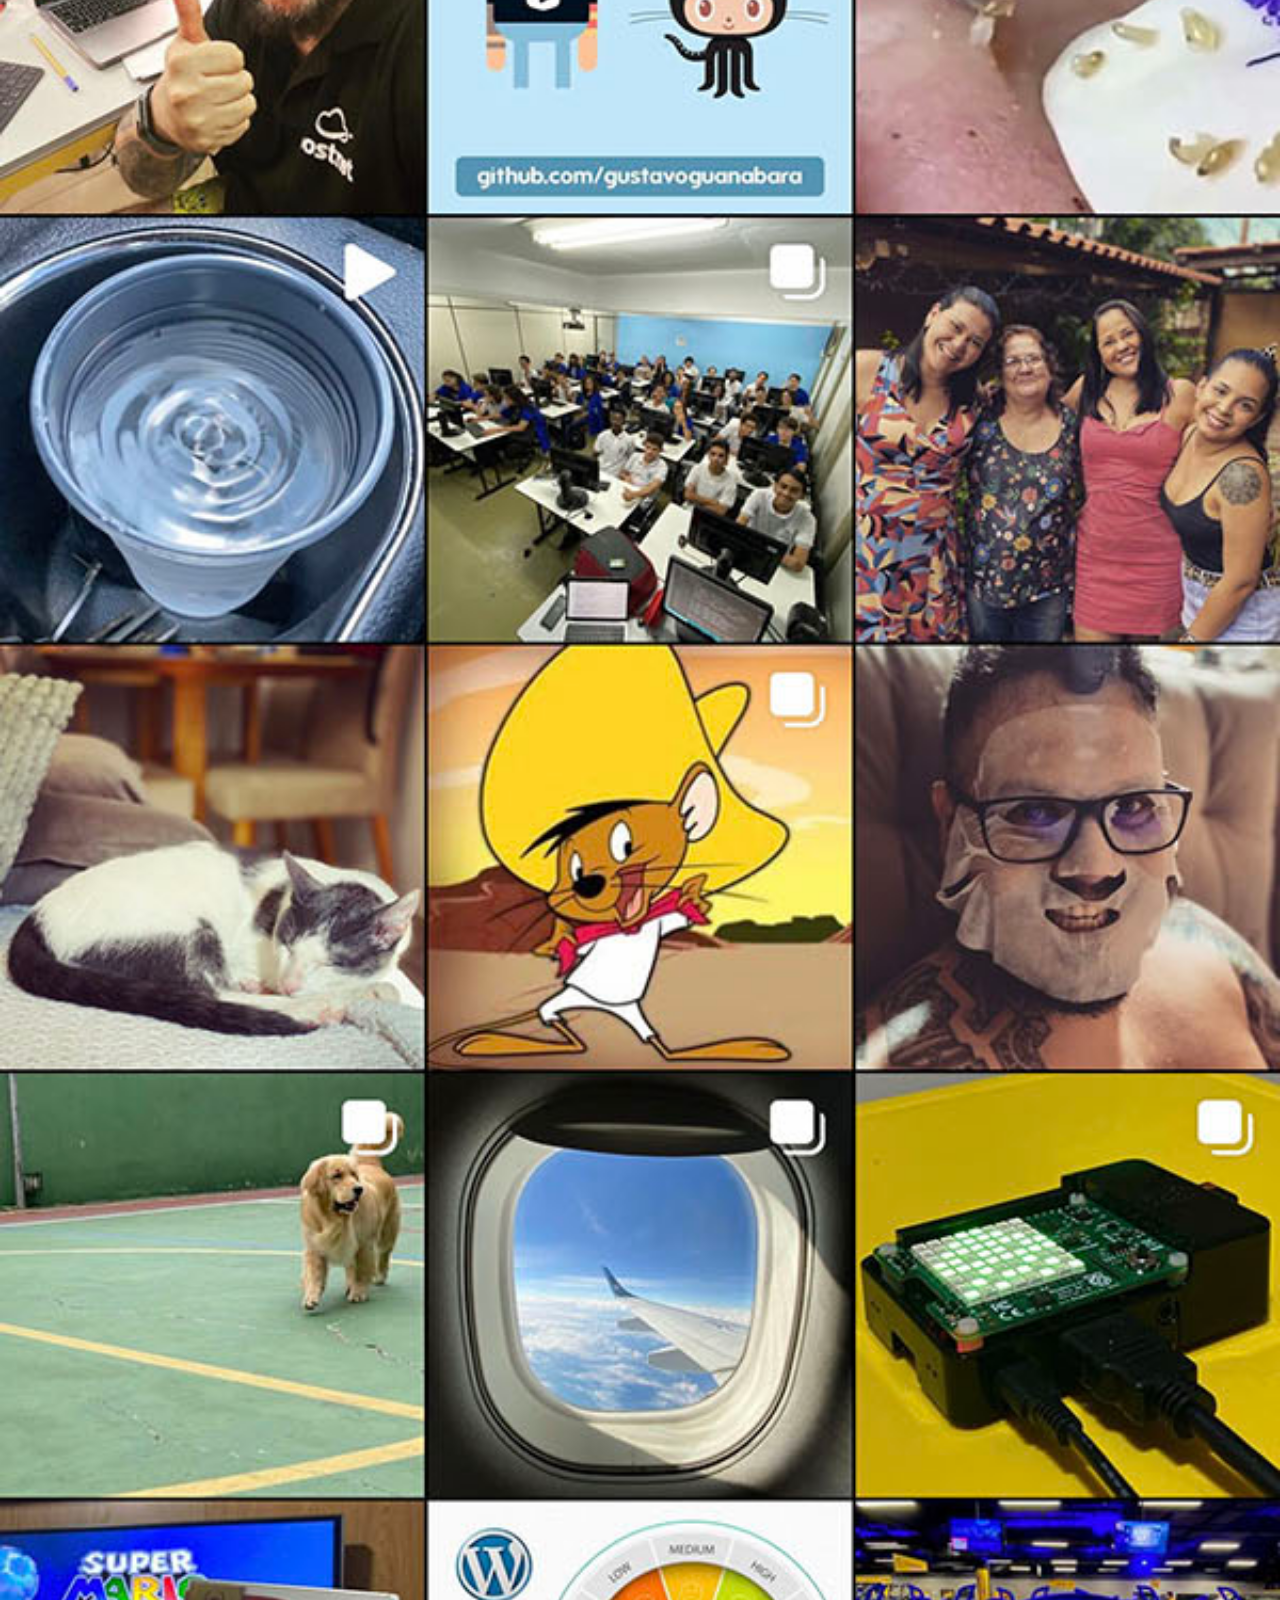
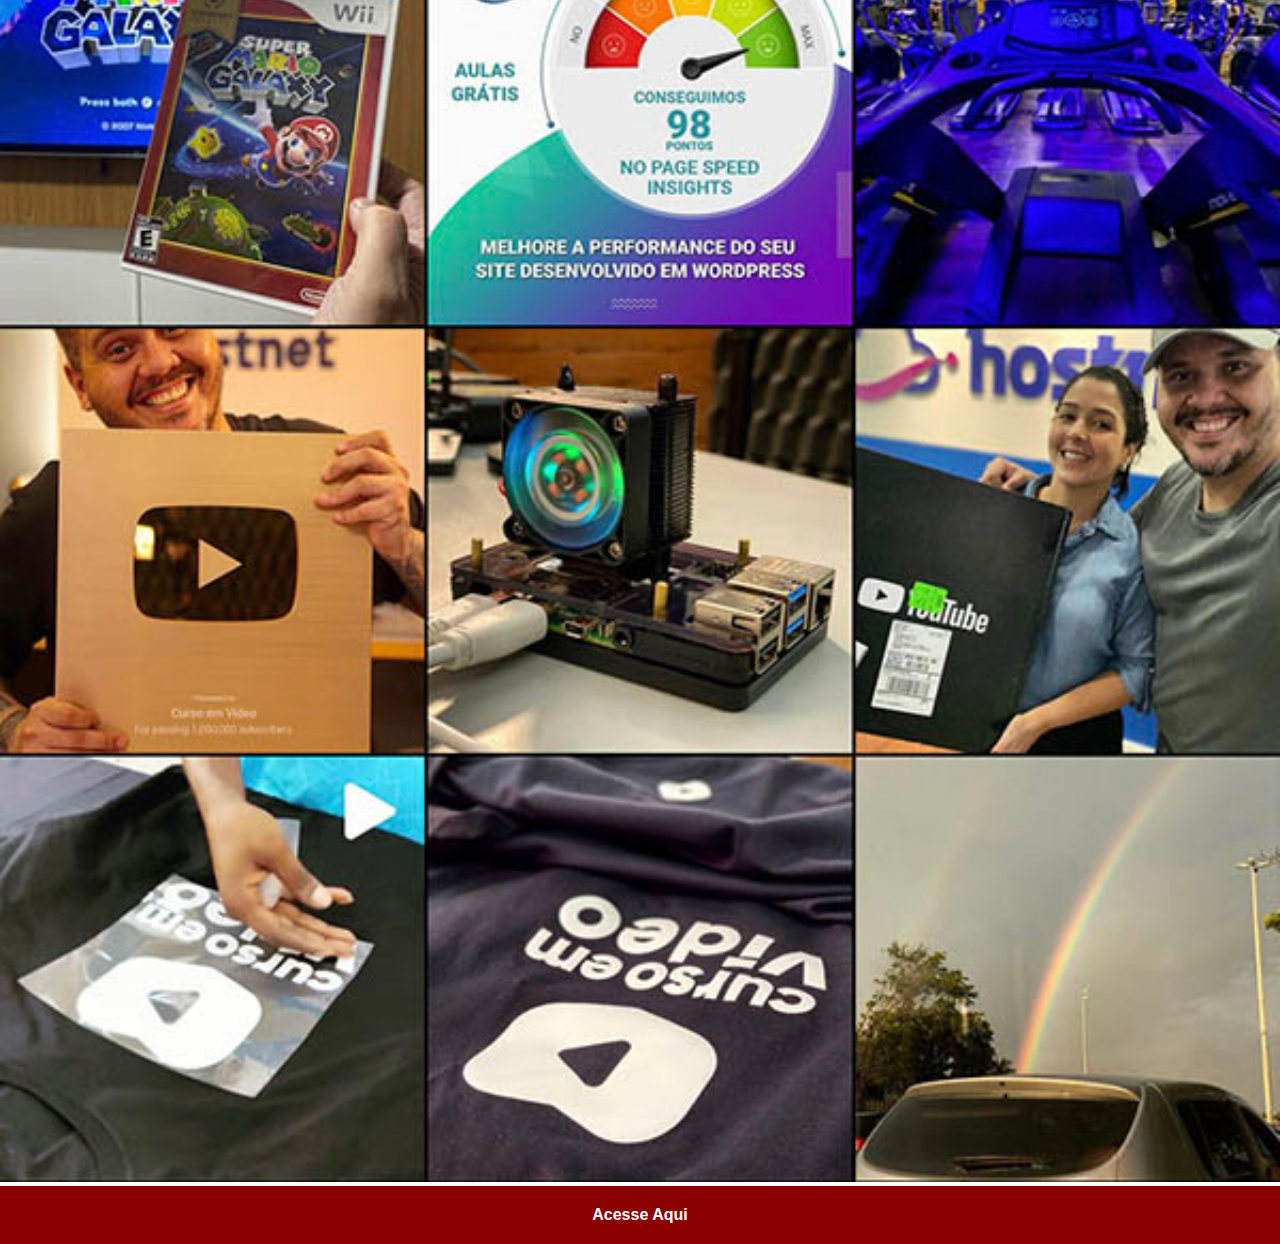
<file: Instagram.html>
<!DOCTYPE html>
<html lang="en">
<head>
    <meta charset="UTF-8">
    <meta name="viewport" content="width=device-width, initial-scale=1.0">
    <link rel="stylesheet" href="estilos/social.css">
    <title>Instagram</title>
</head>
<body>
    <img src="imagens/tela-instagram.jpg" alt="Instagram">
    <a href="https://www.instagram.com/mlimasoares/" target="_blank">Acesse Aqui</a>
</body>
</html>
</file>
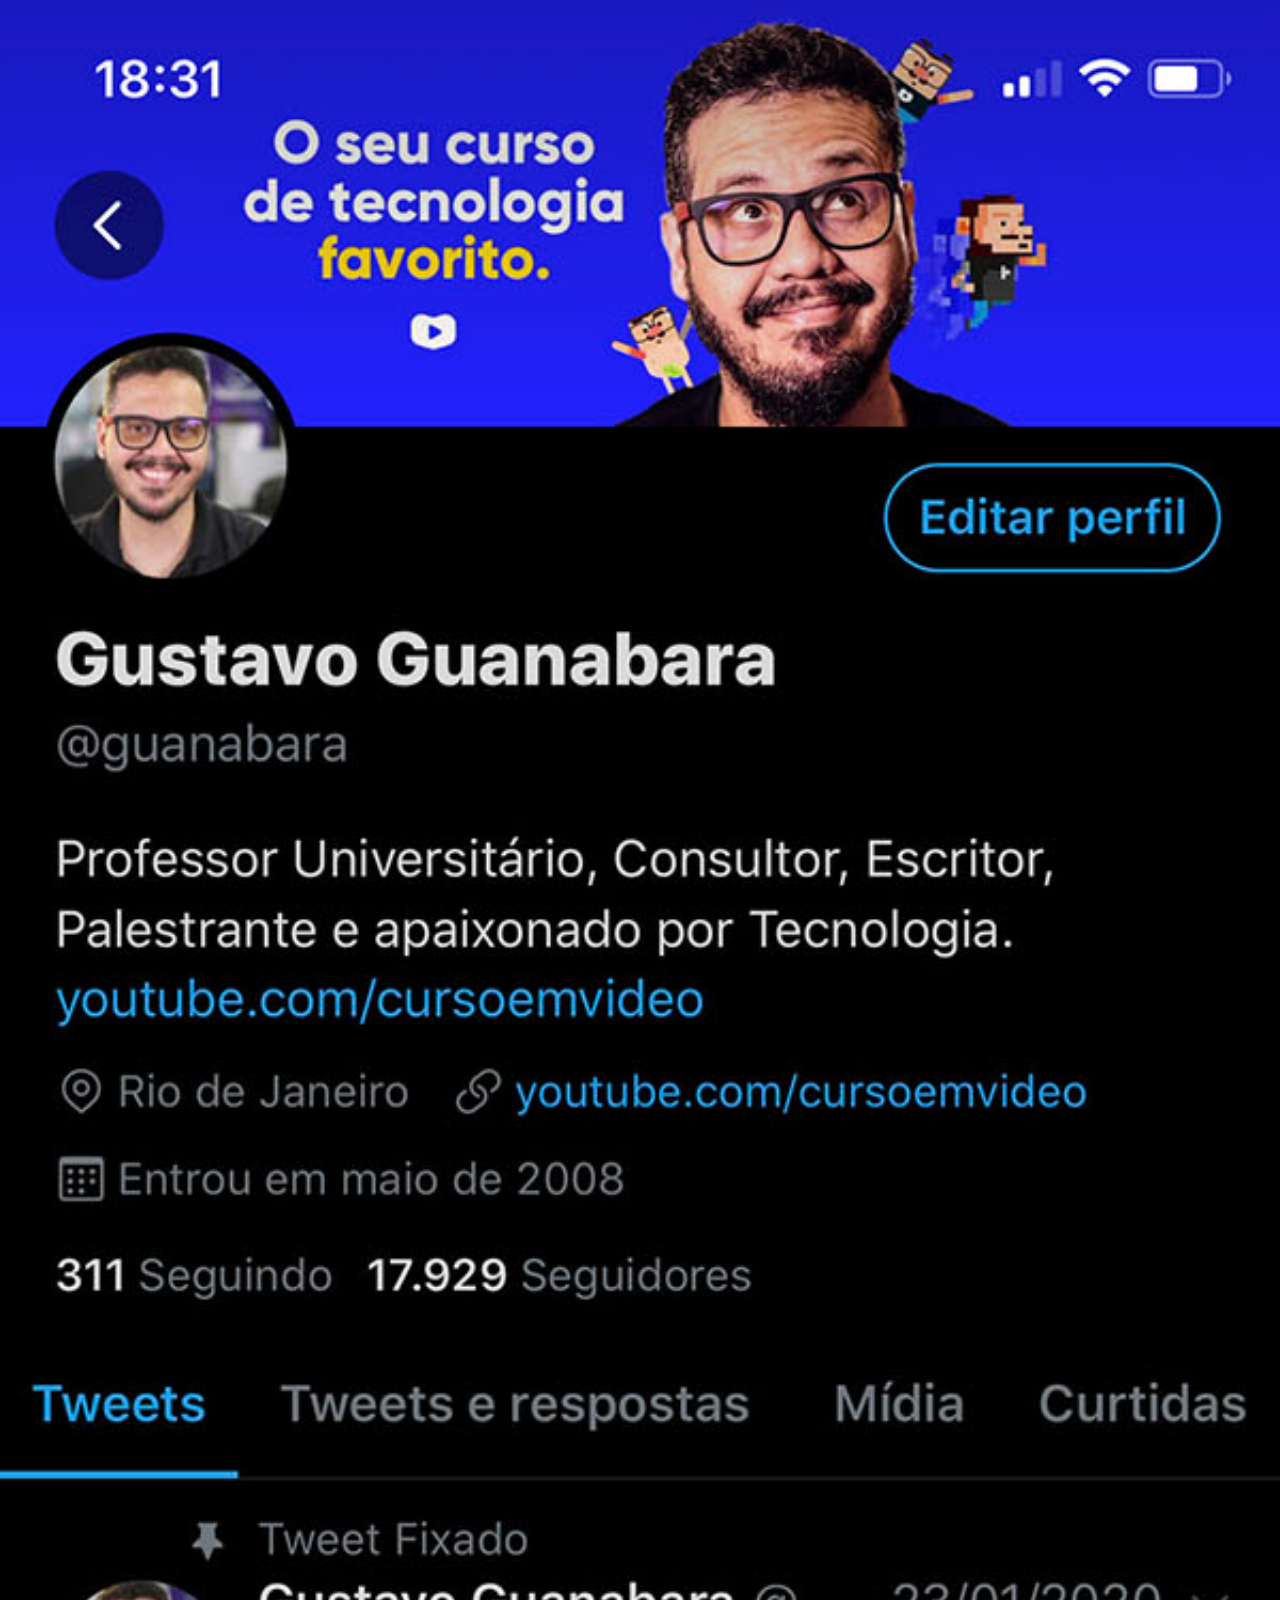
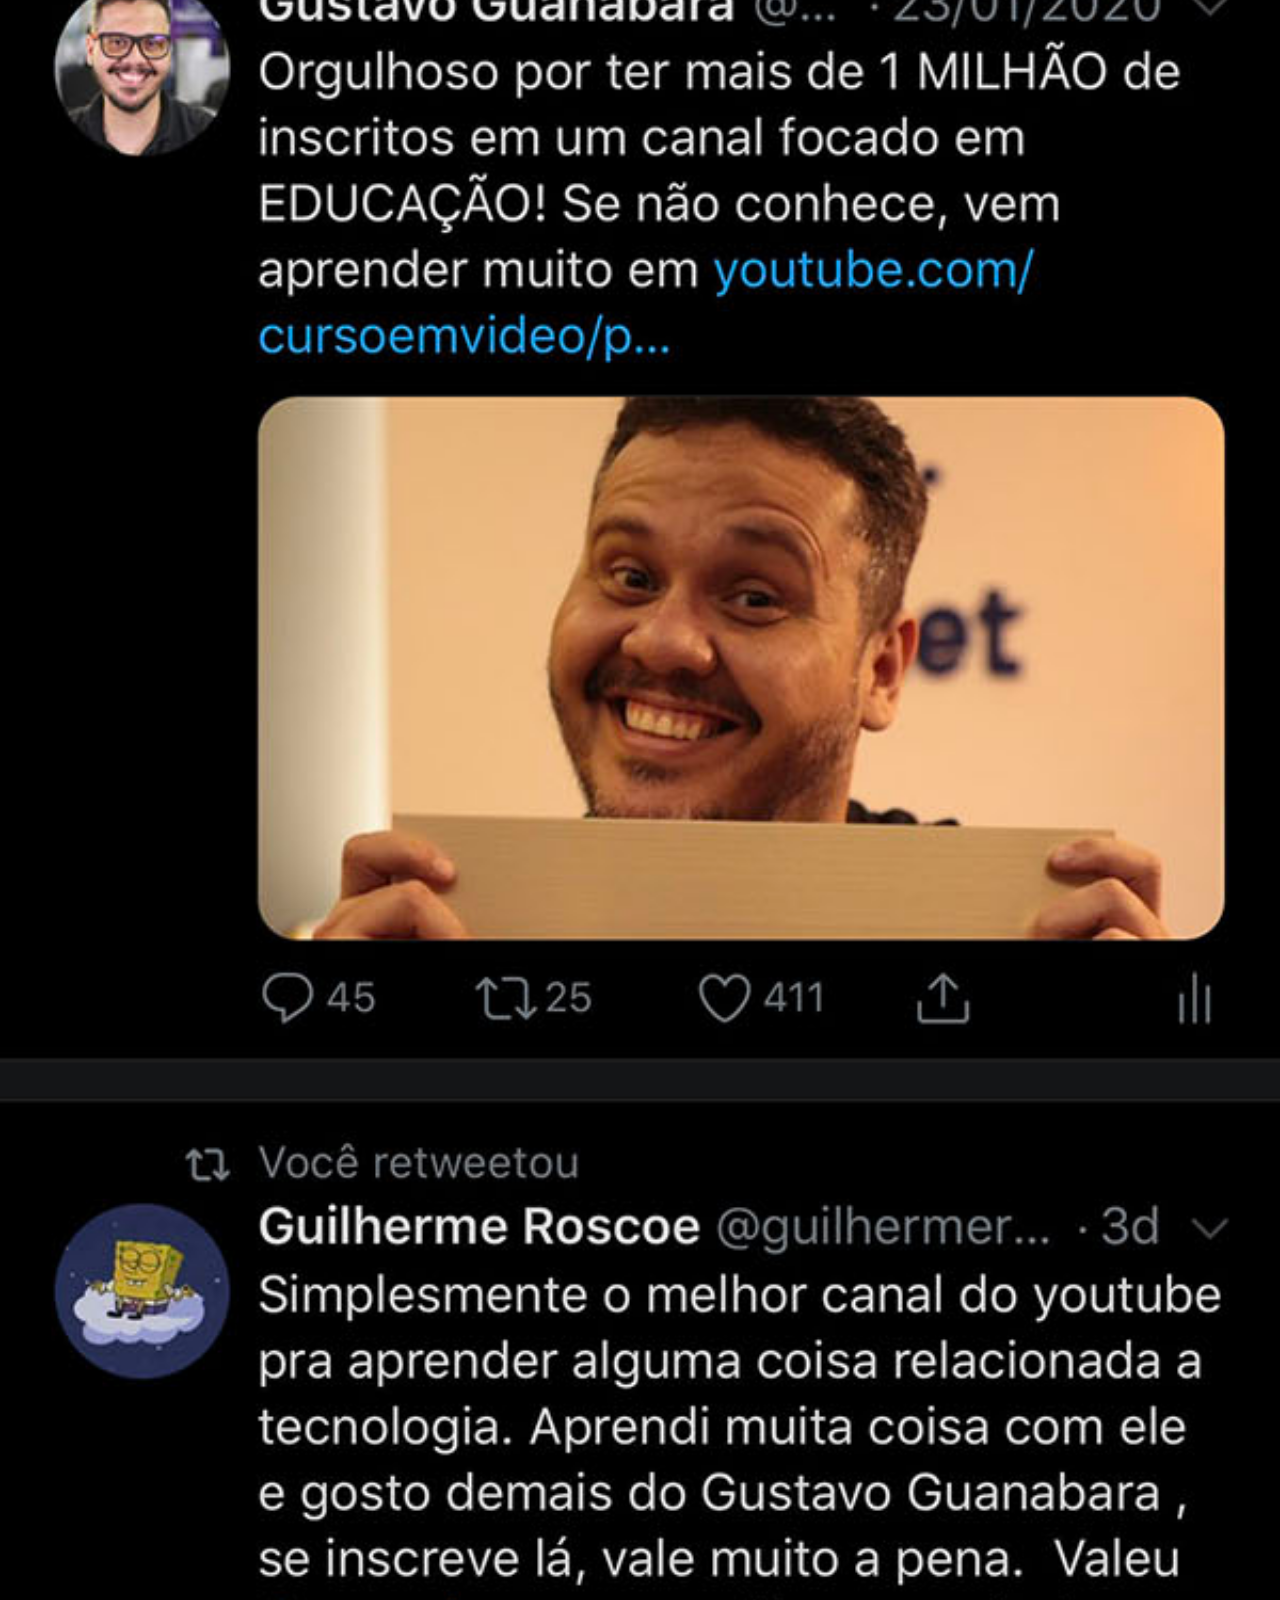
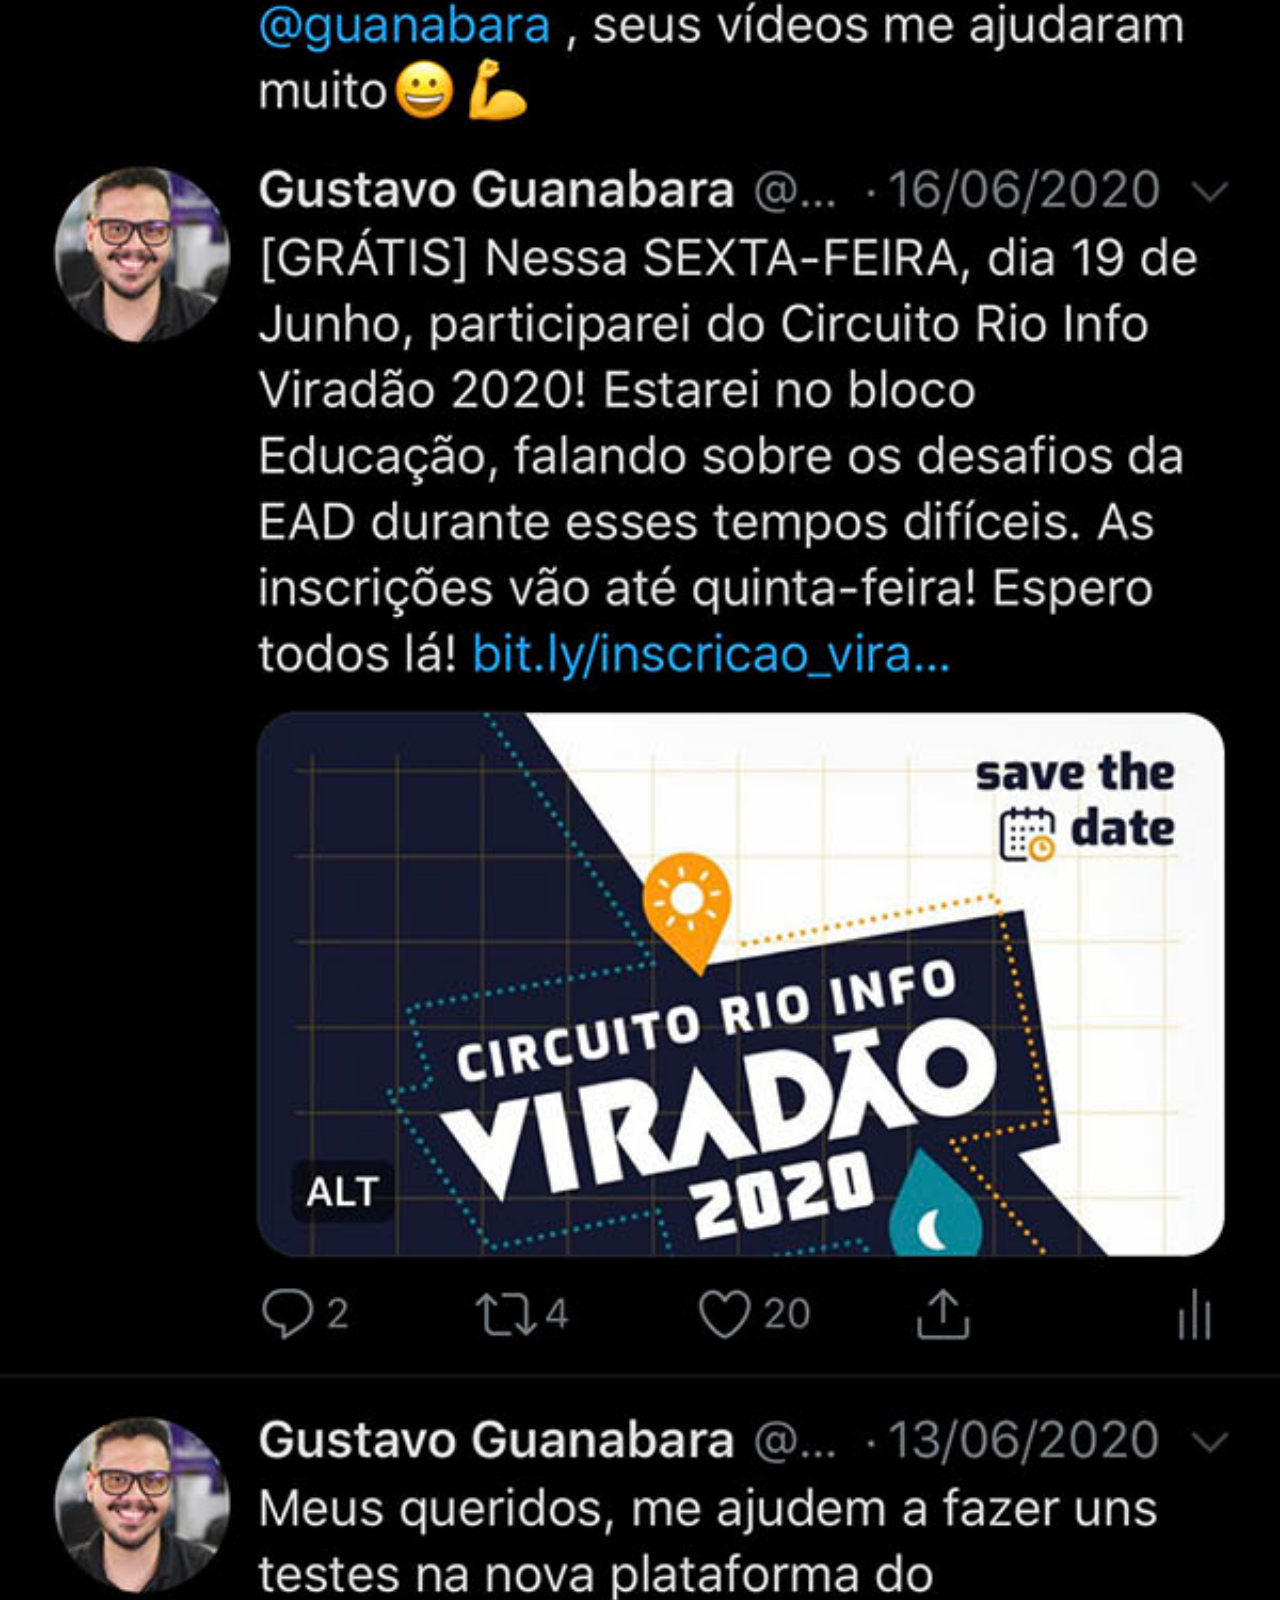
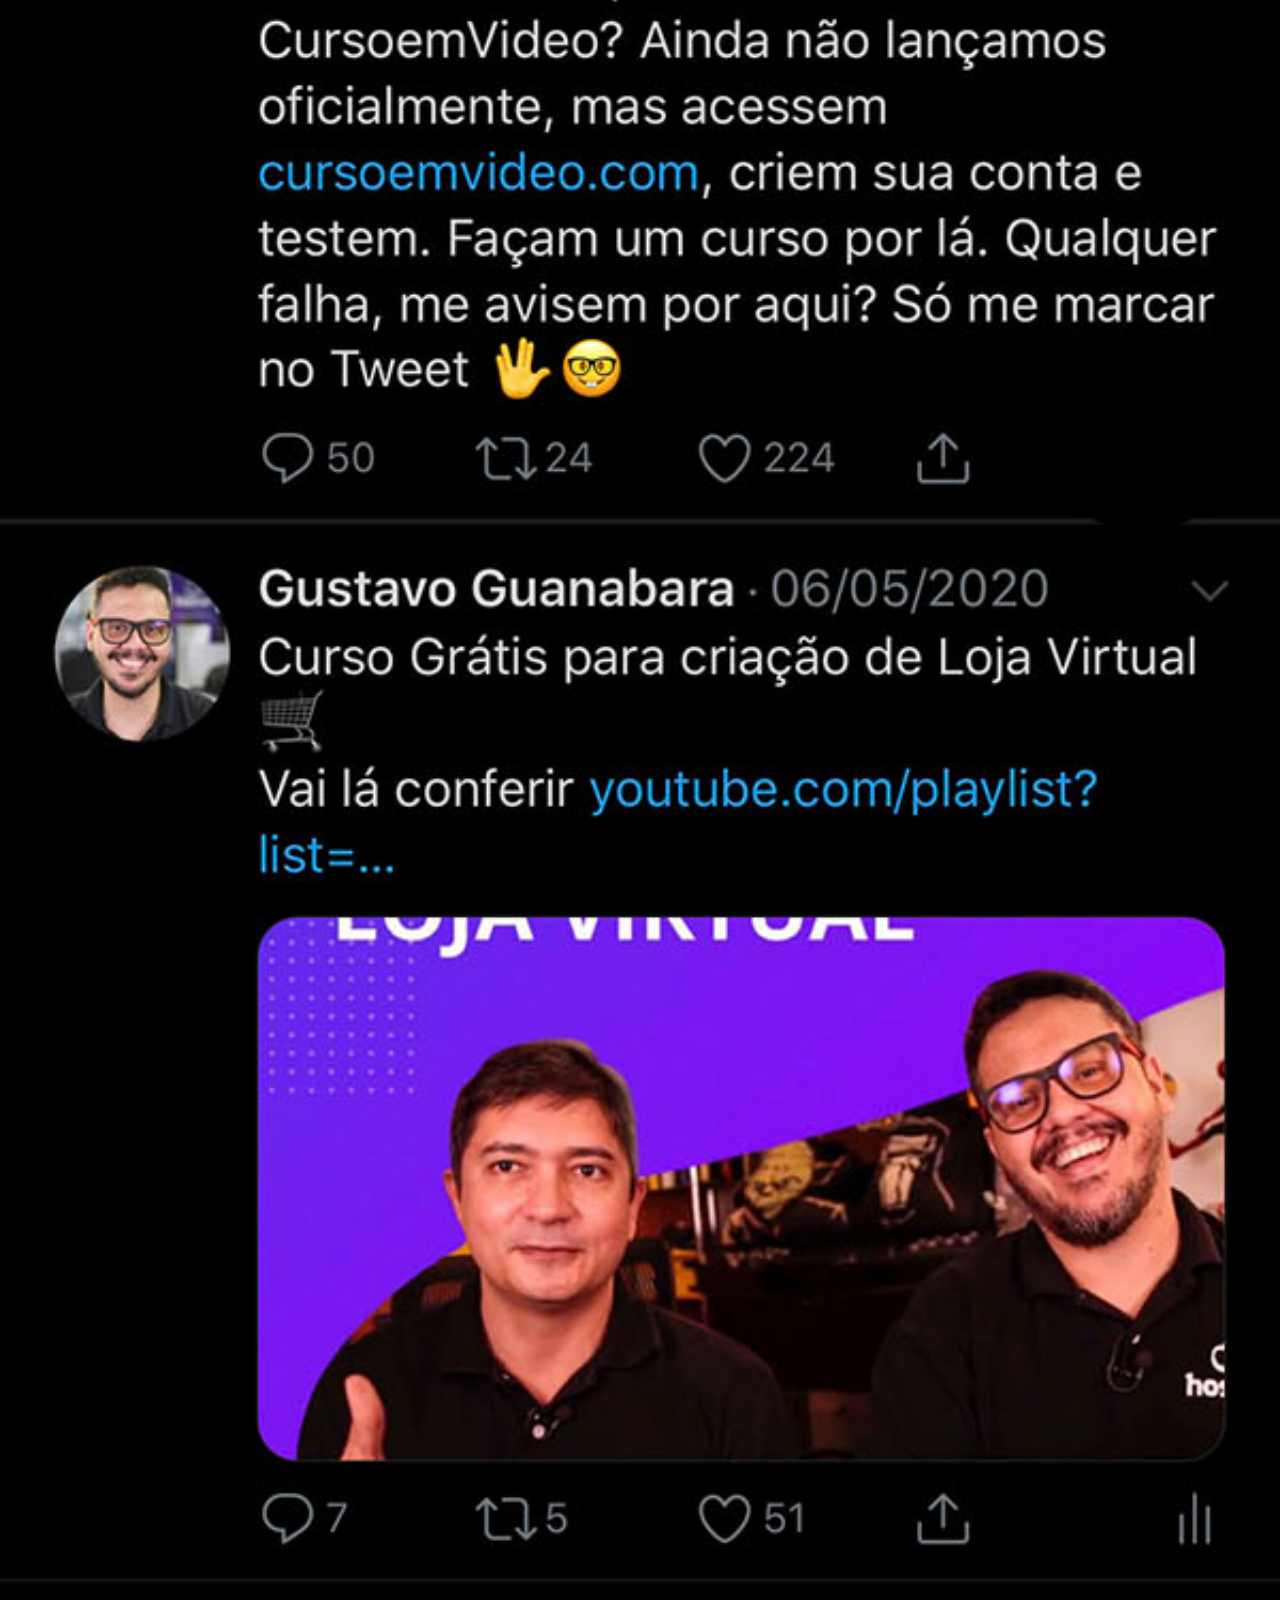
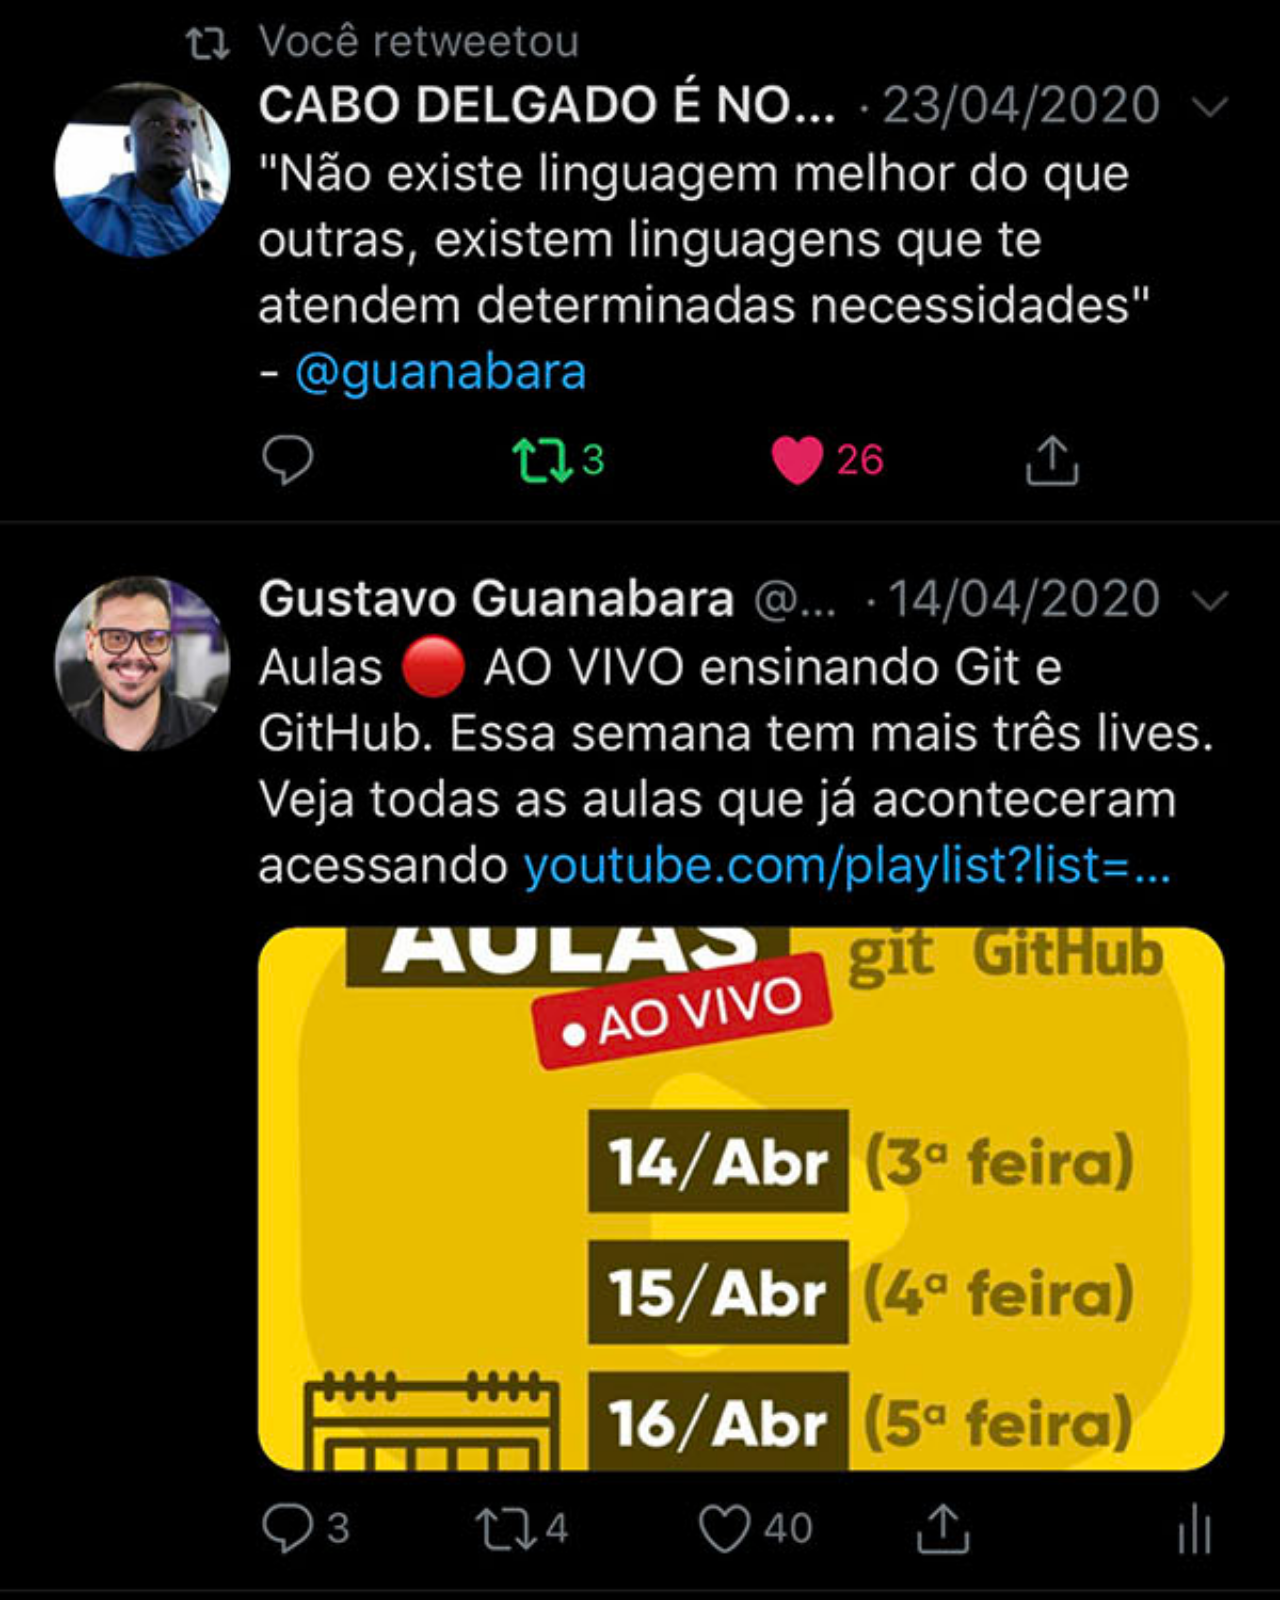
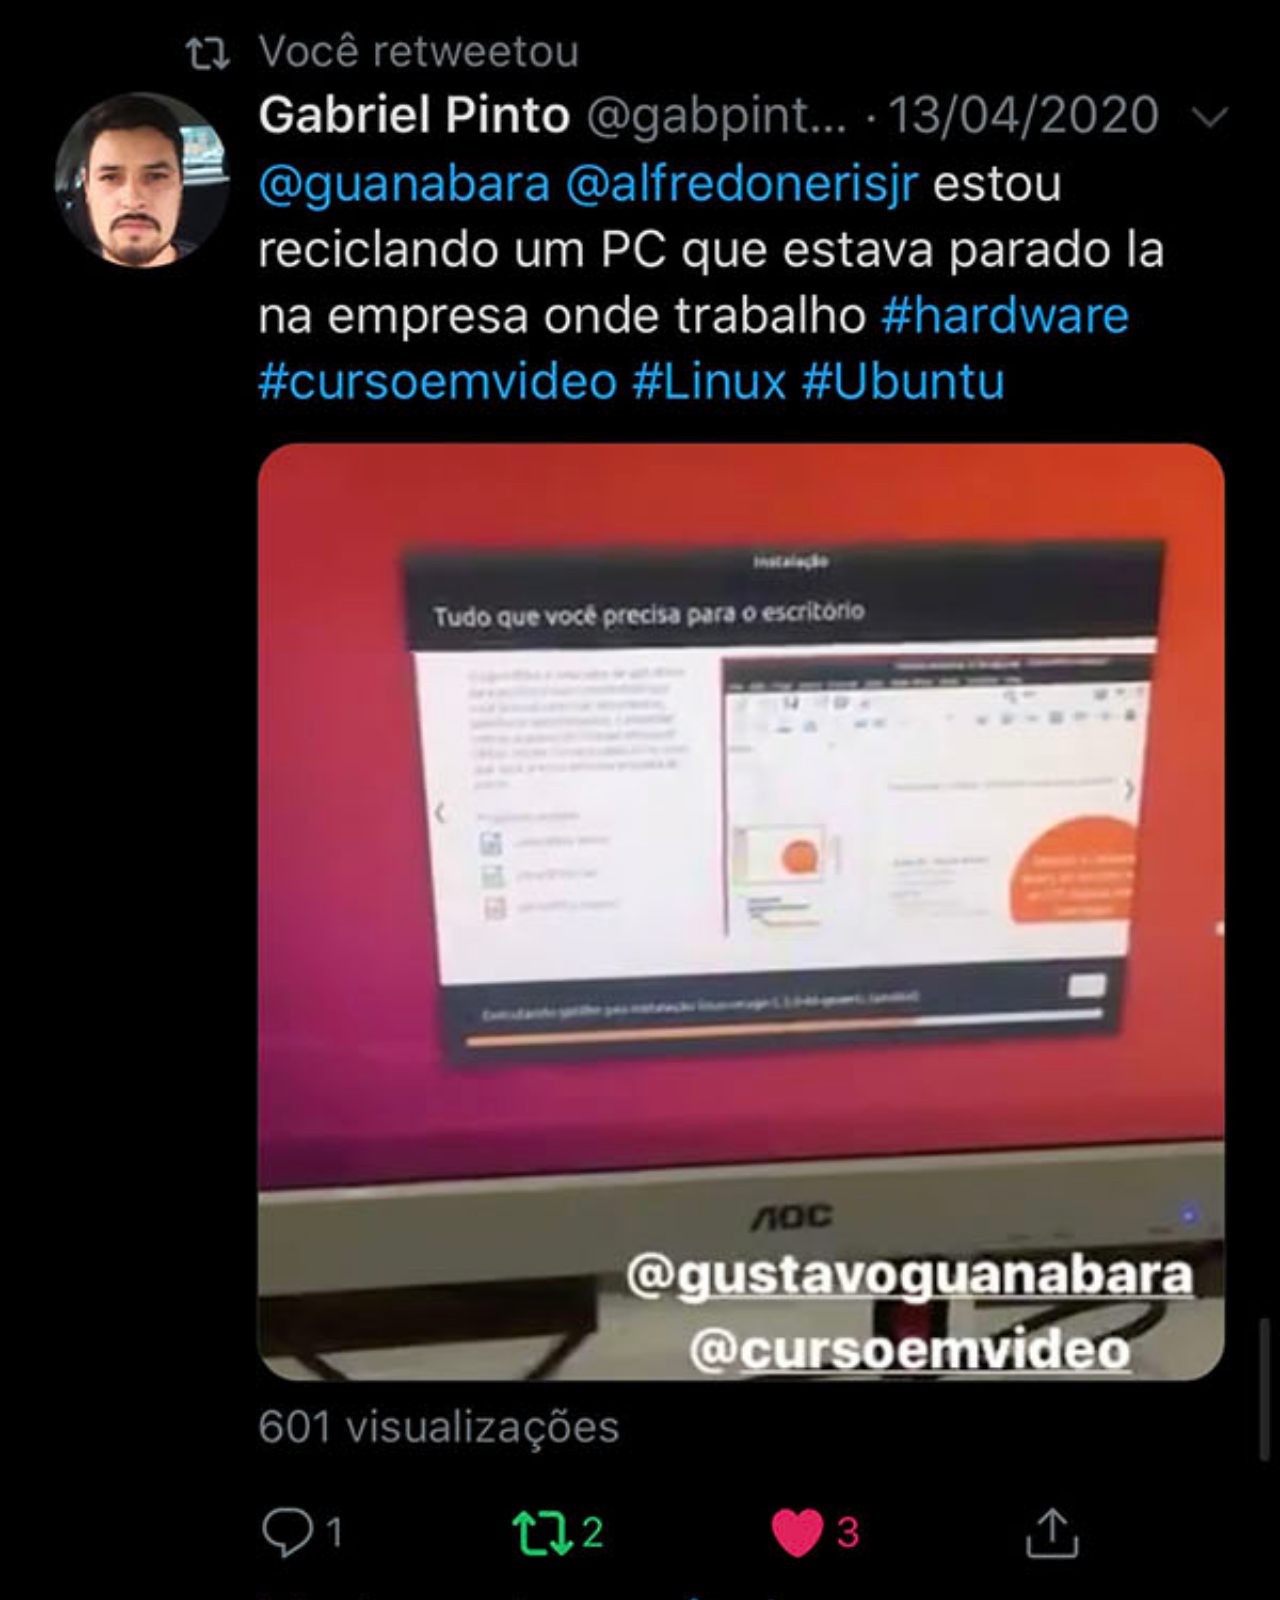
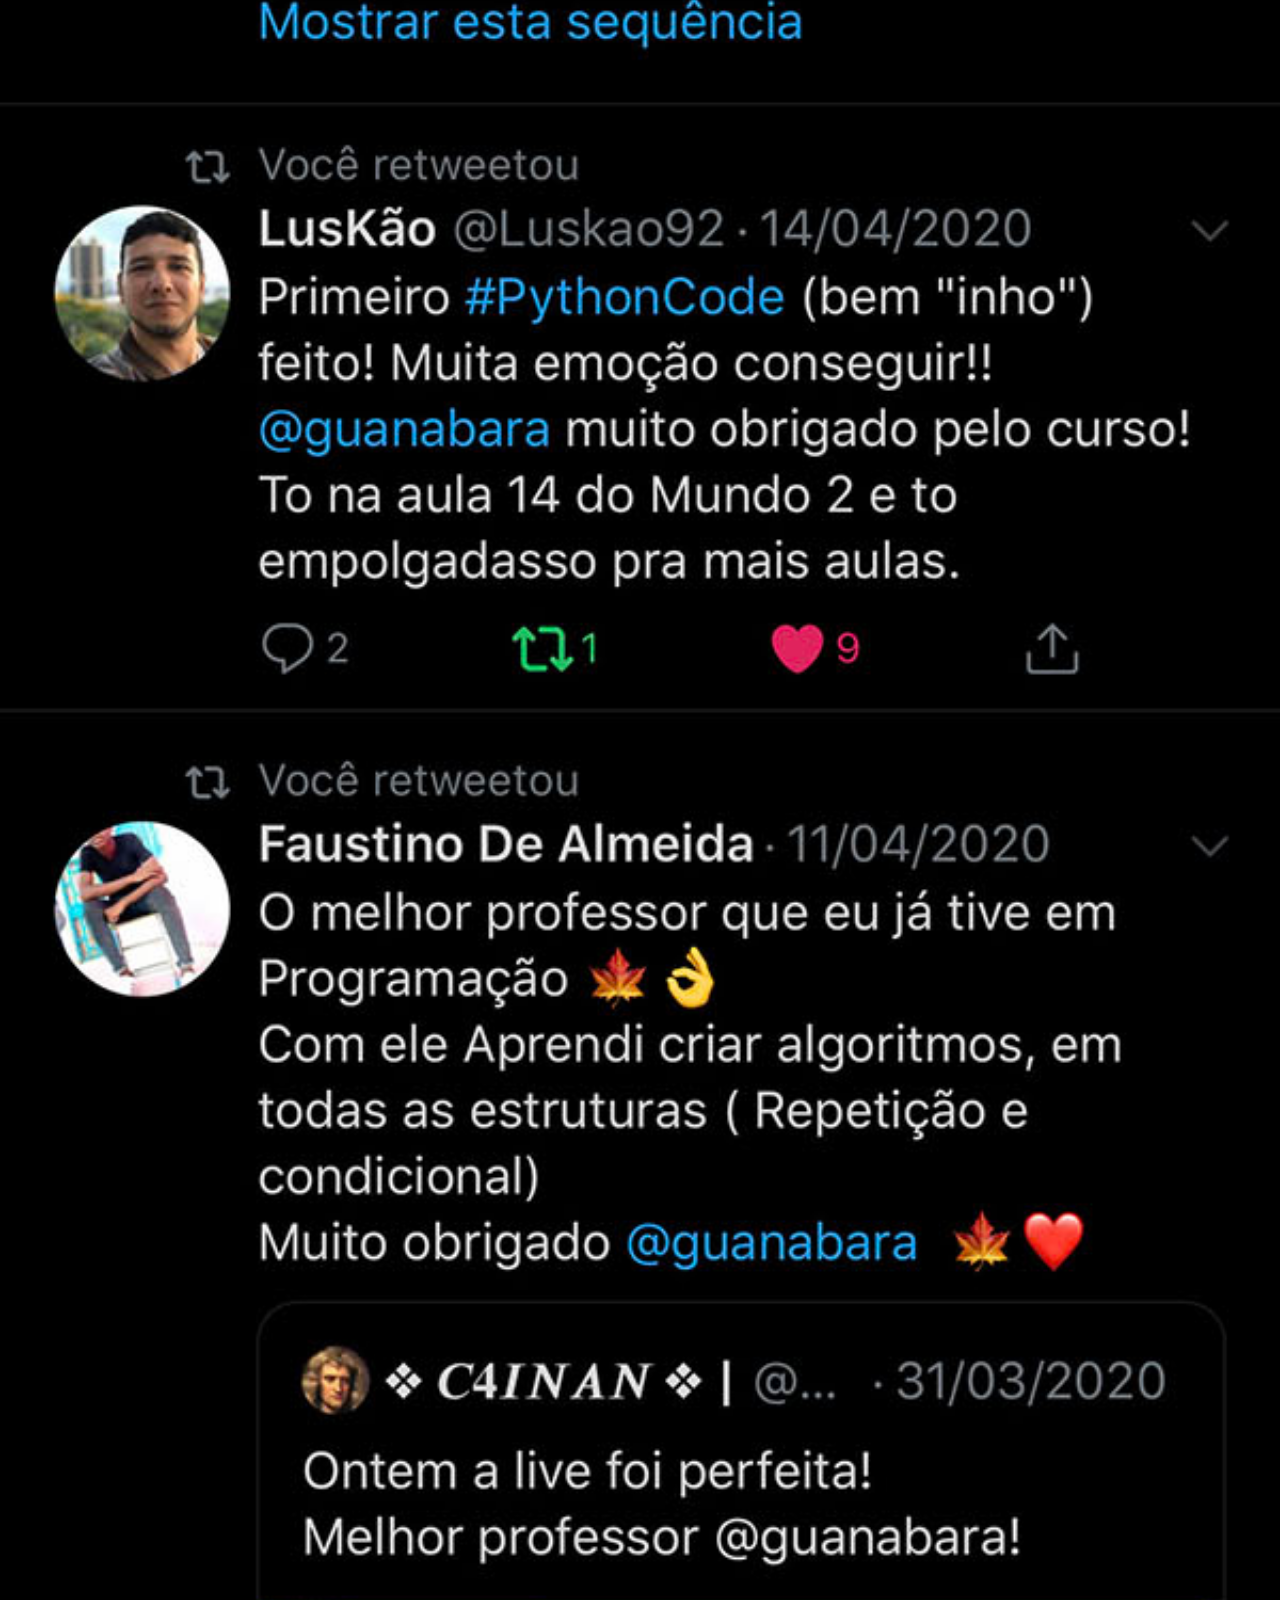
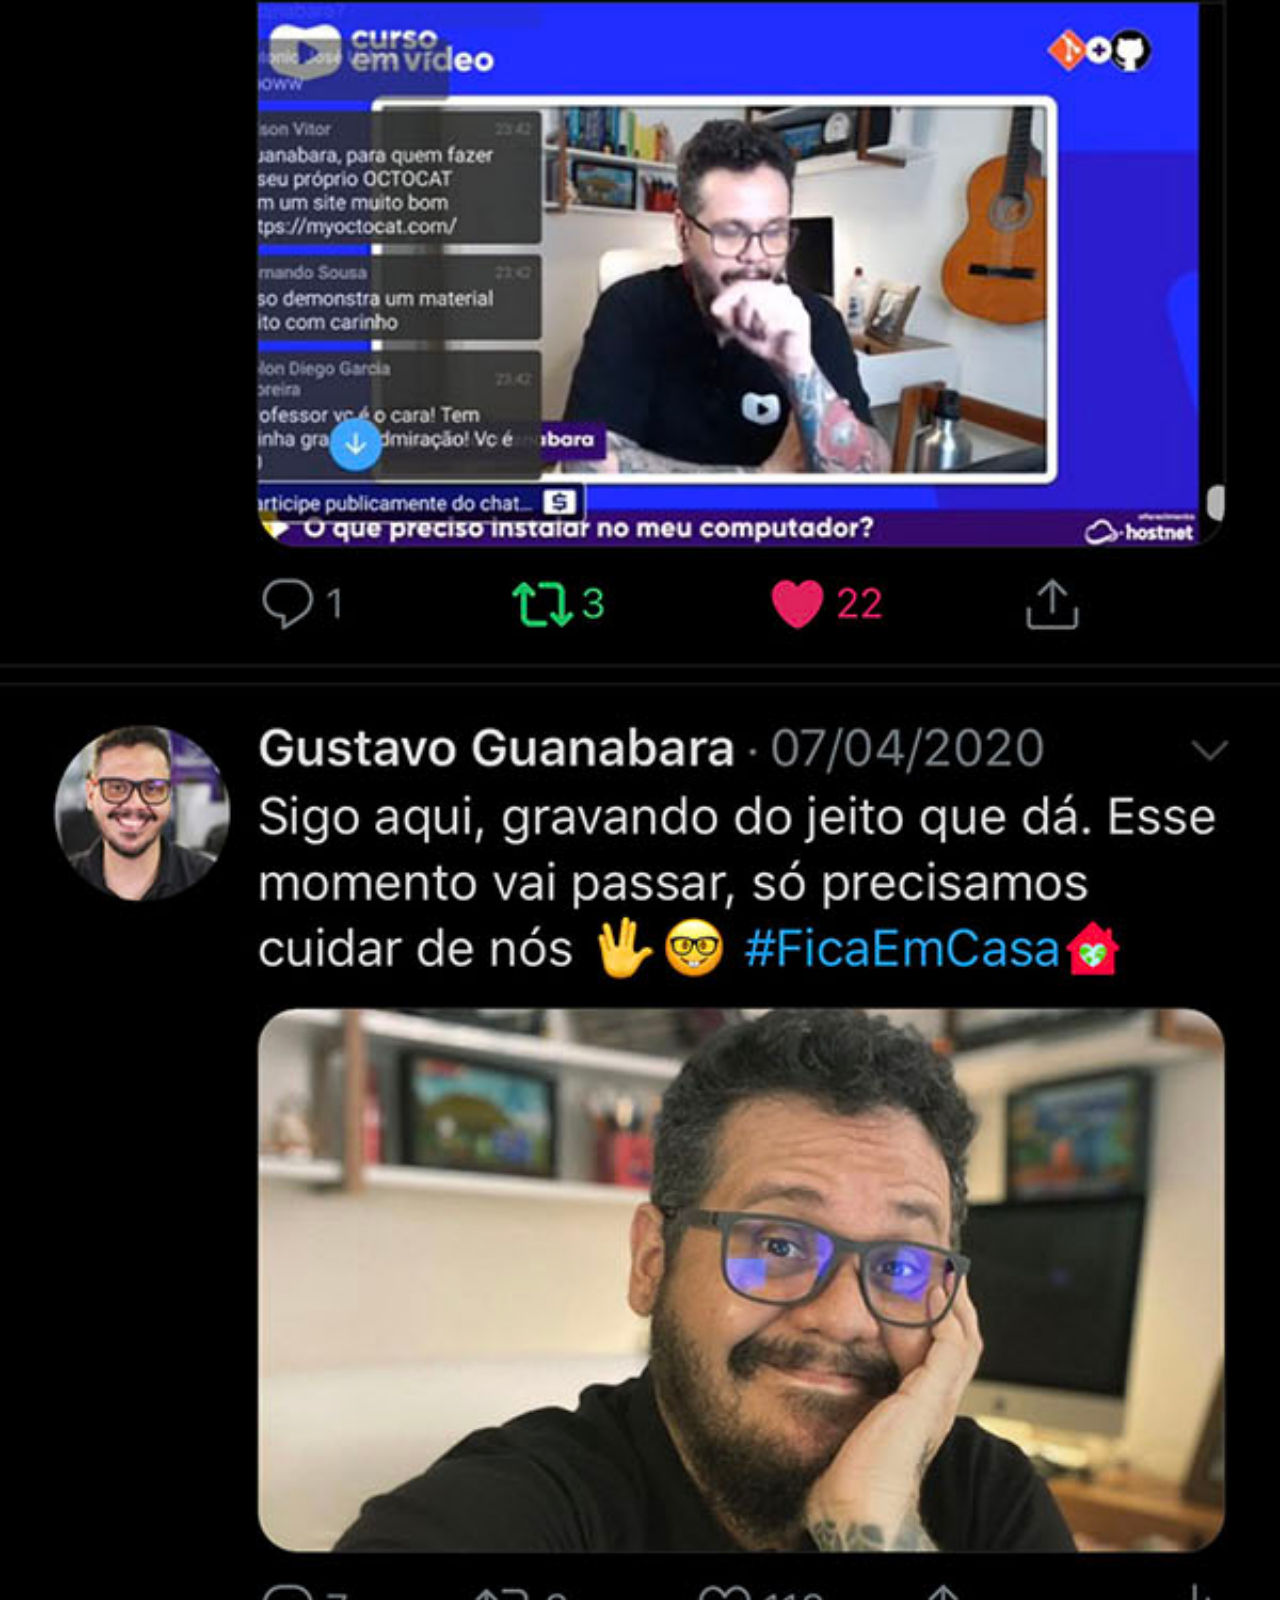
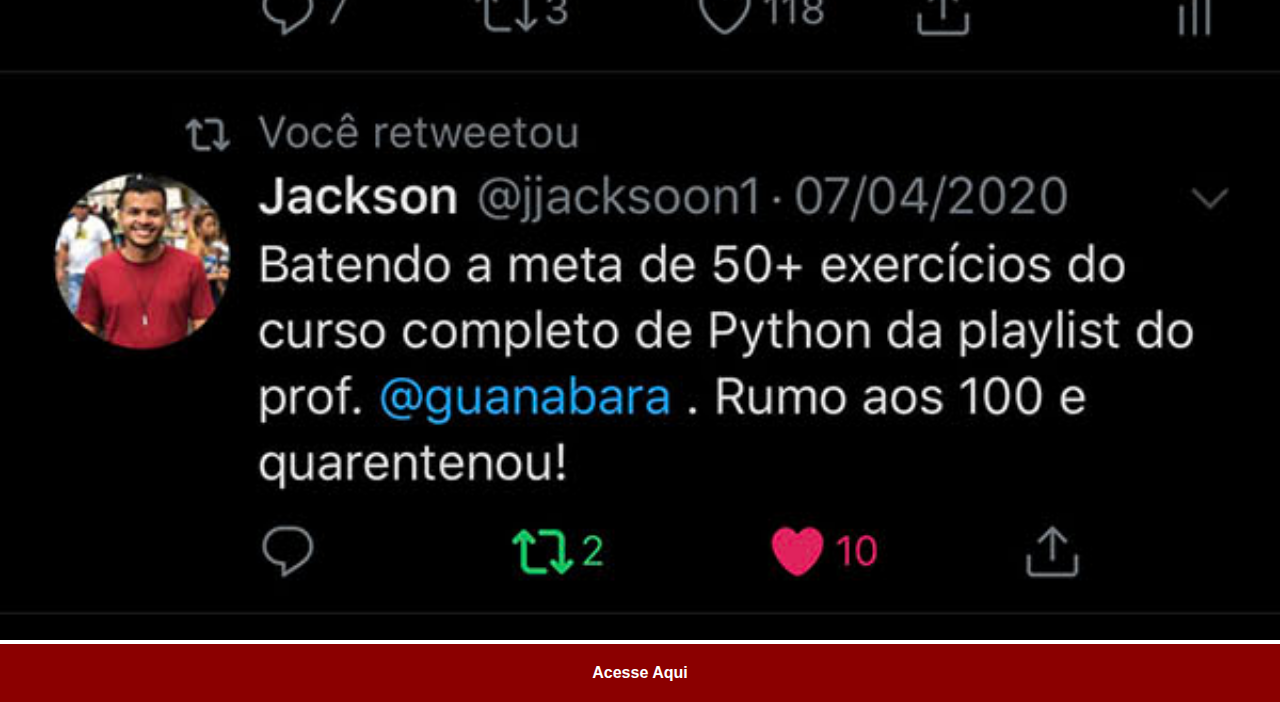
<file: Twitter.html>
<!DOCTYPE html>
<html lang="en">
<head>
    <meta charset="UTF-8">
    <meta name="viewport" content="width=device-width, initial-scale=1.0">
    <link rel="stylesheet" href="estilos/social.css">
    <title>Twitter</title>
</head>
<body>
    <img src="imagens/tela-twitter.jpg" alt="Twitter">
    <a href="https://twitter.com/notifications" target="_blank">Acesse Aqui</a>
</body>
</html>
</file>
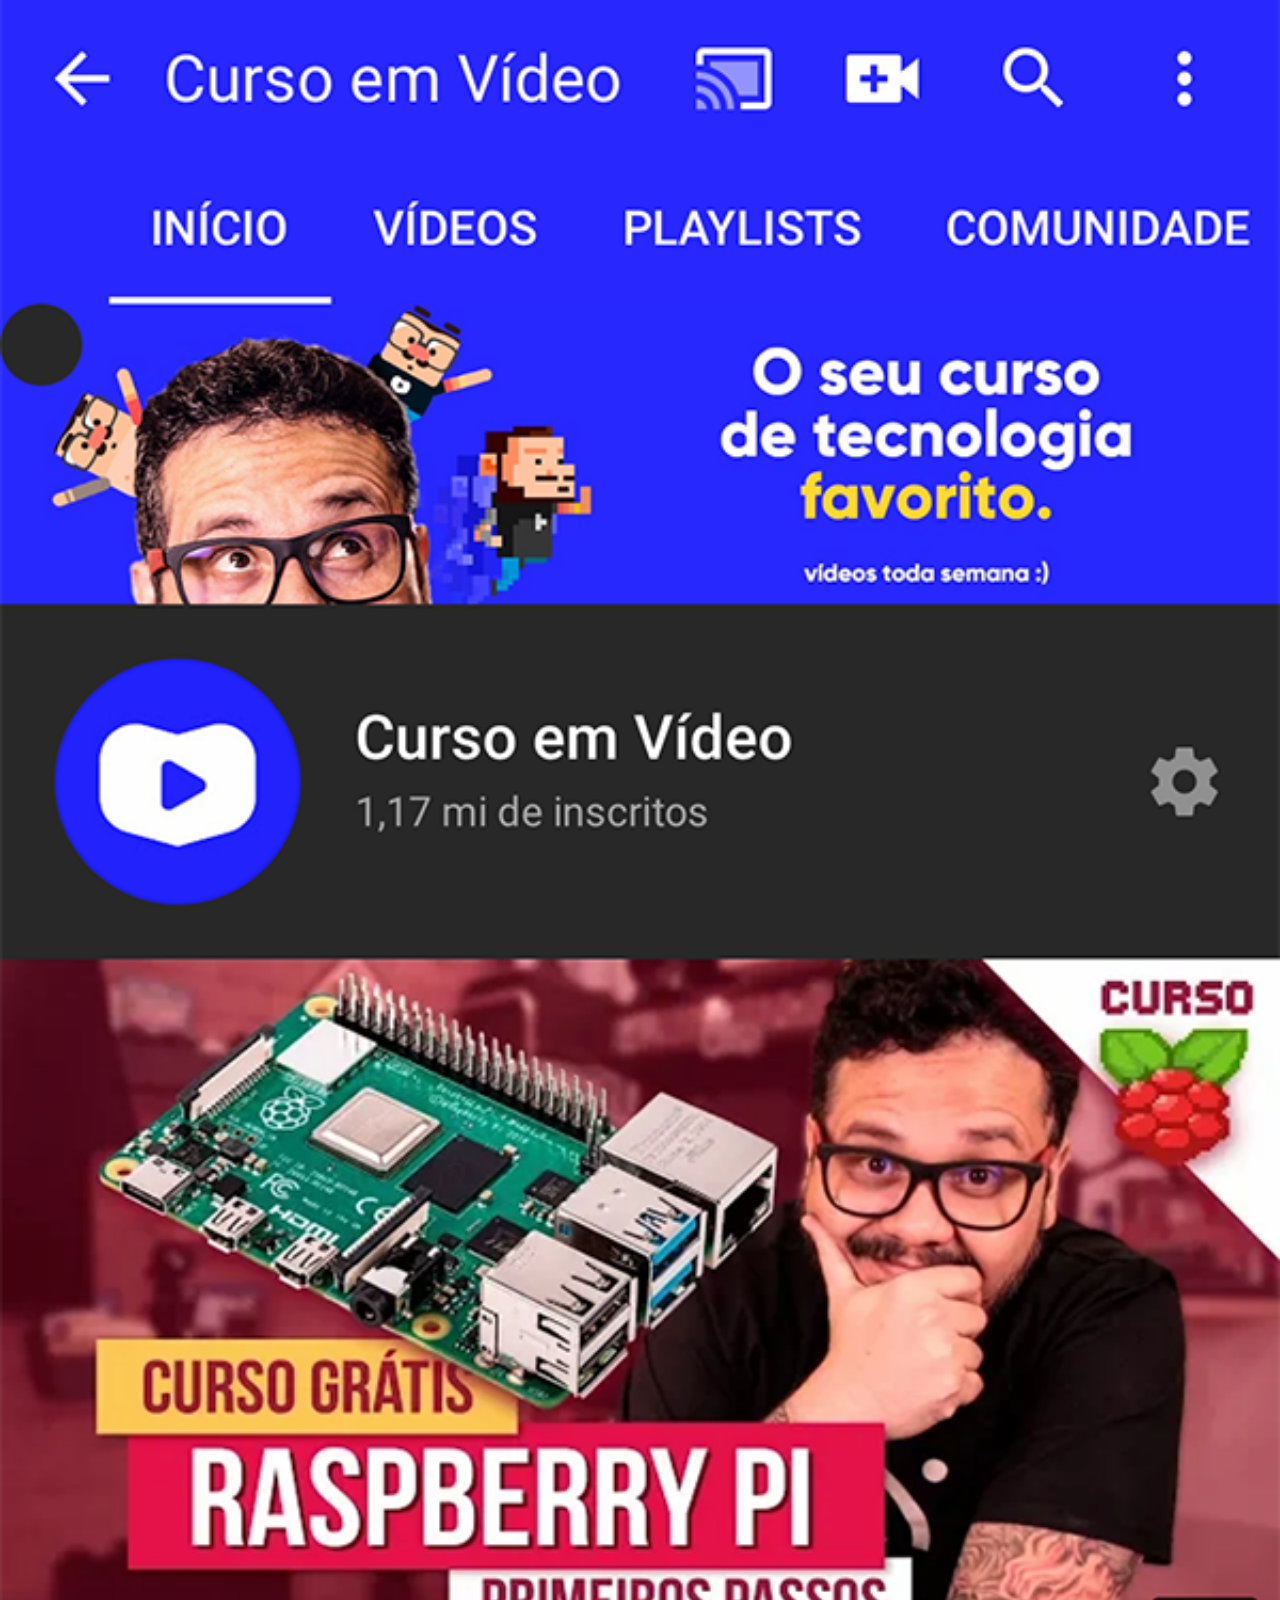
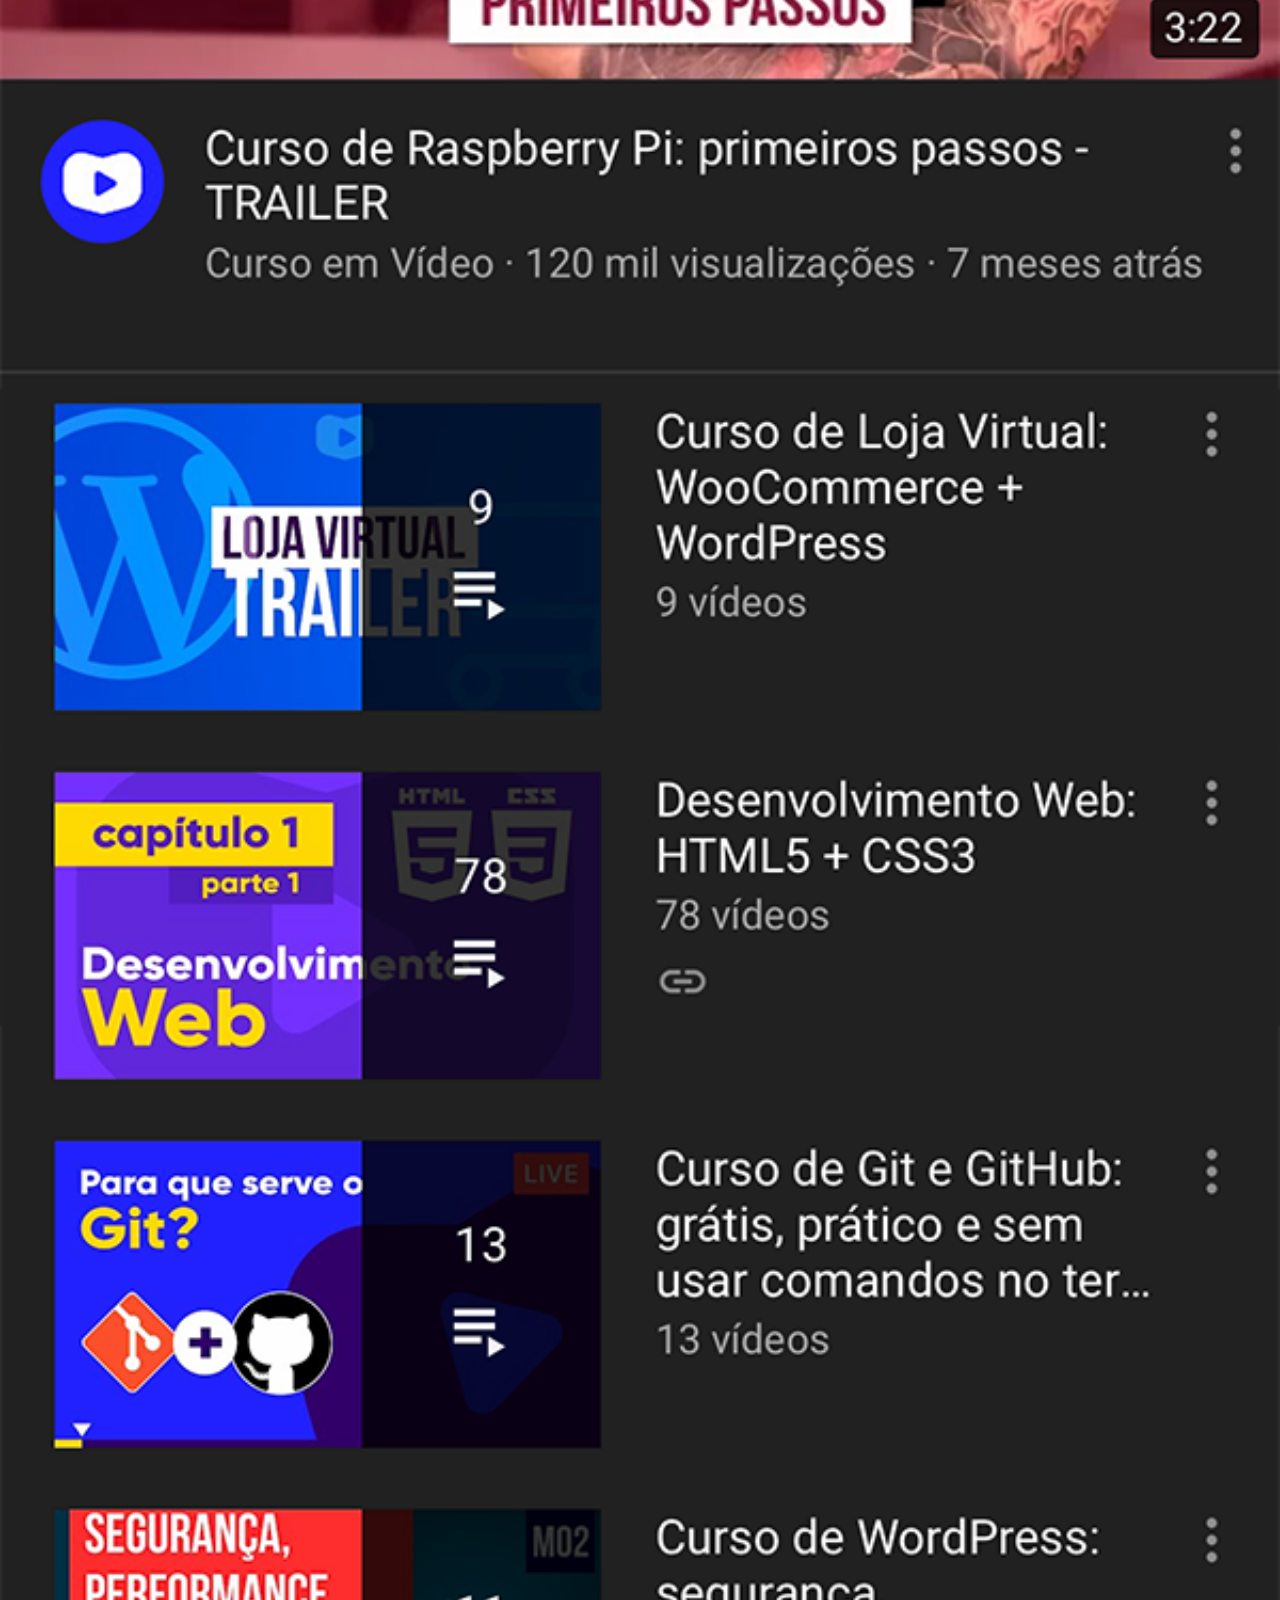
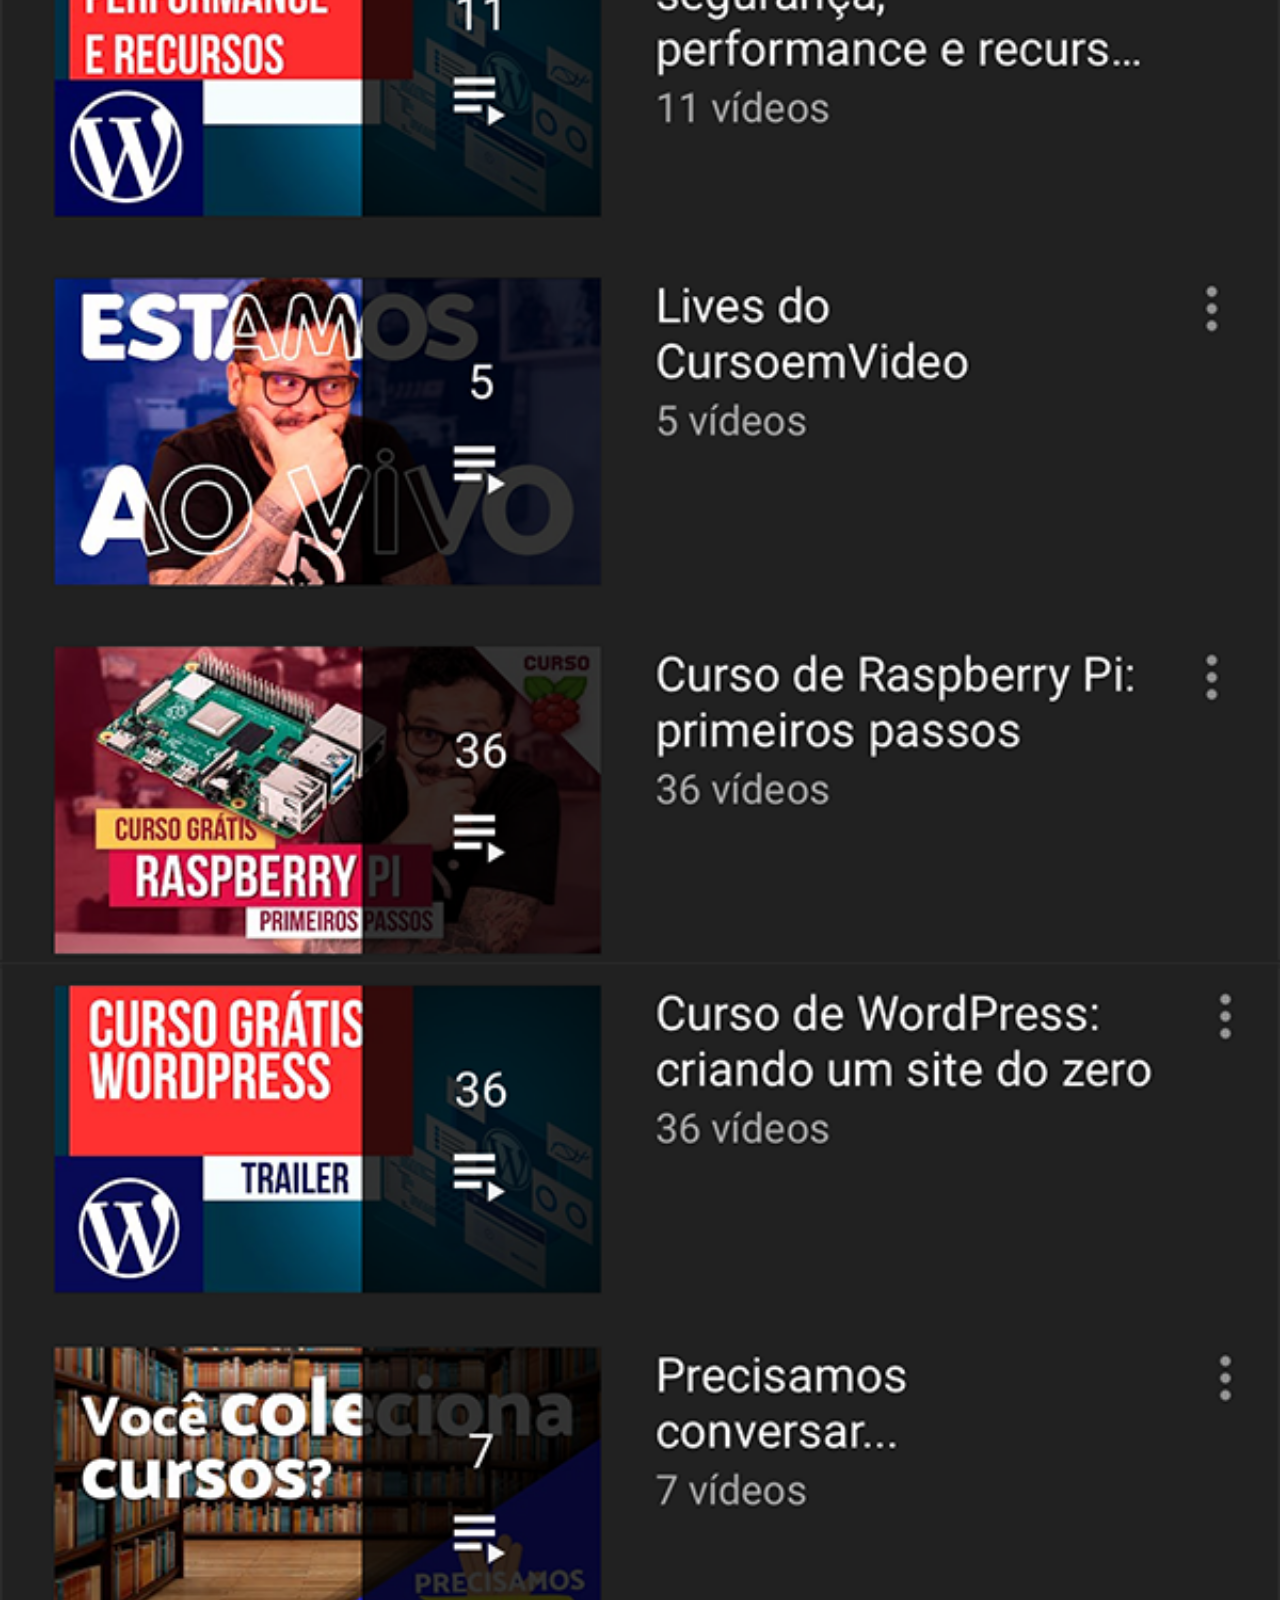
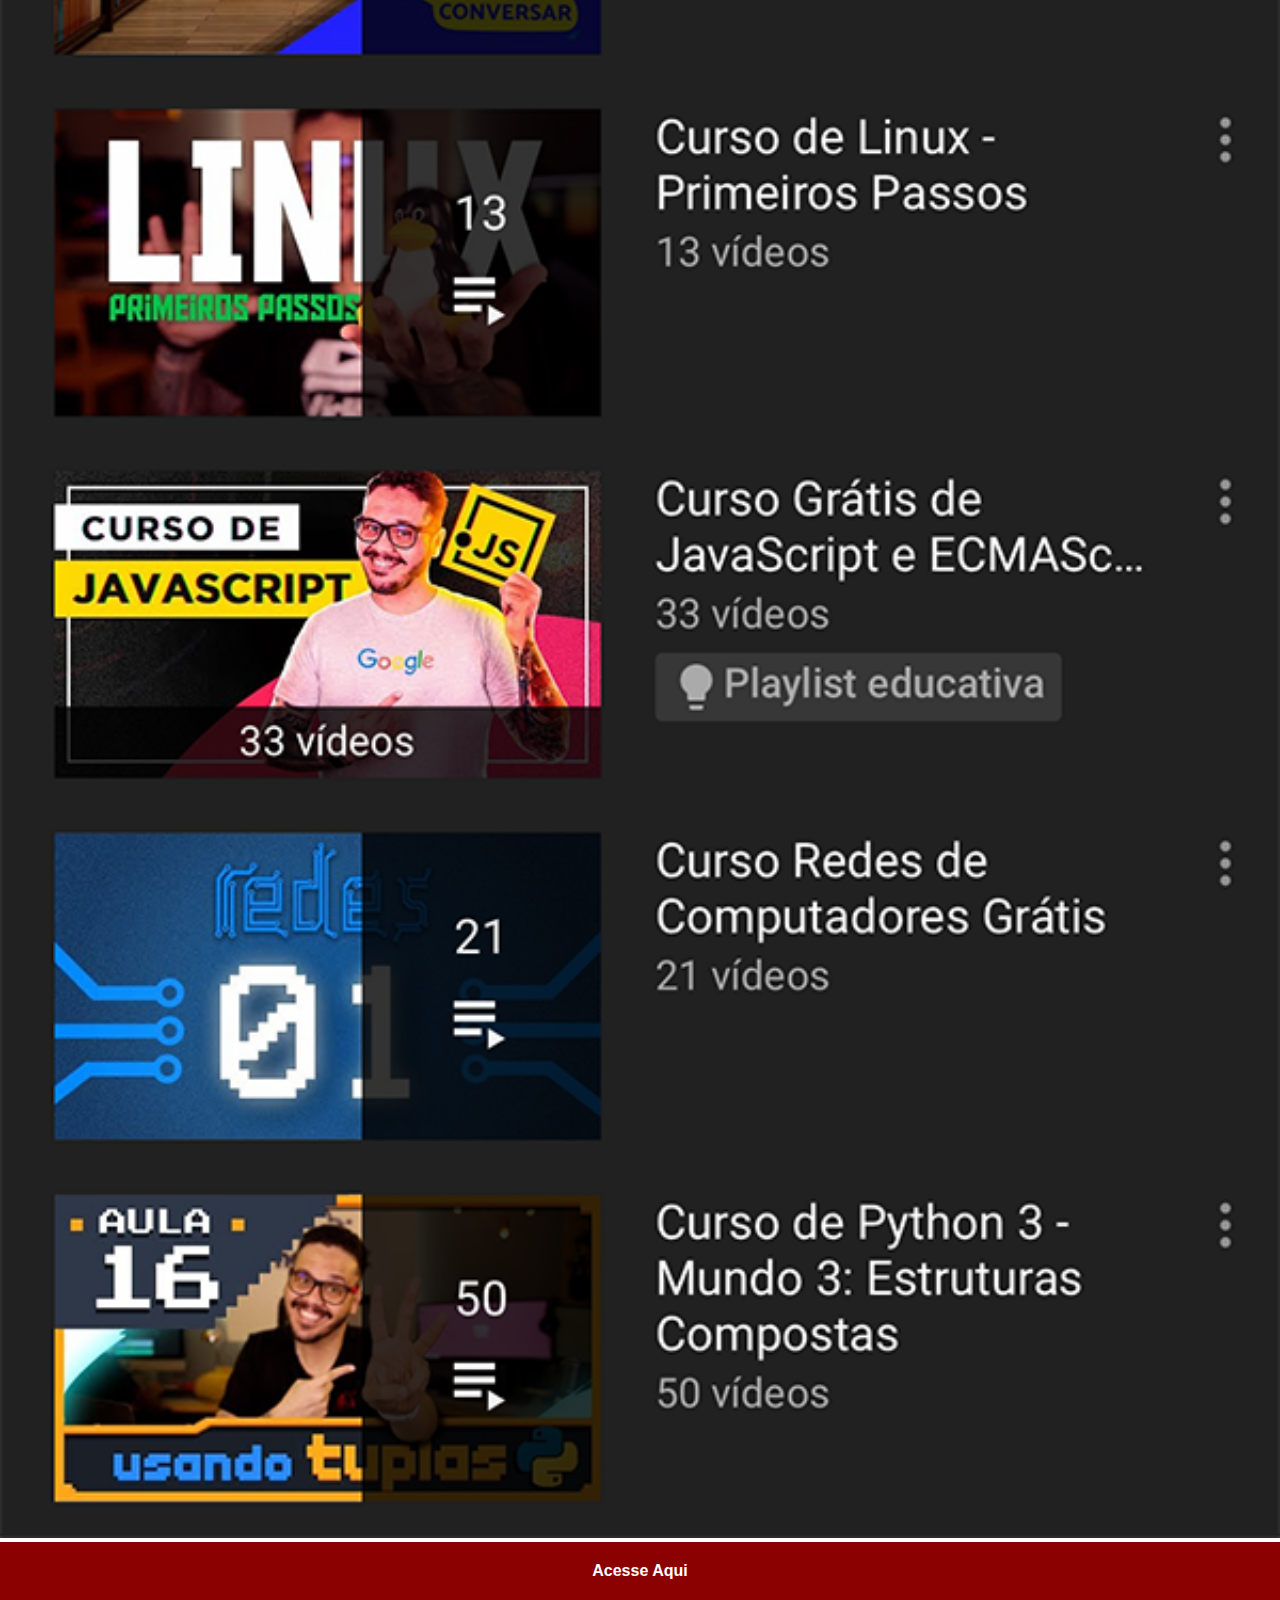
<file: youtube.html>
<!DOCTYPE html>
<html lang="en">
<head>
    <meta charset="UTF-8">
    <meta name="viewport" content="width=device-width, initial-scale=1.0">
    <link rel="stylesheet" href="estilos/social.css">
    <title>Youtube</title>
    
</head>
<body>
    <img src="imagens/tela-youtube.png" alt="Youtube">
    <a href="https://www.youtube.com.br" target="_blank">Acesse Aqui</a>
</body>
</html>
</file>
<file: estilos/style.css>
* {
    margin: 0px;
    padding: 0px;
    font-family: Arial, Helvetica, sans-serif;
}

html, body {
    height: 100vh;
    width: 100vw;
    background-color: black;
}

main {
    position: relative;
    height: 100vh;
}

body {
    background: url('../imagens/fundo-madeira.jpg') no-repeat top center;
    background-size: cover;
    background-attachment: fixed;
}

section#telefone {
    position: absolute;
    top: 50%;
    left: 50%;
    transform: translate(-50%, -50%);
    height: 627px;
    width: 311px;
    background: url('../imagens/frame-iphone.png');
    background-repeat: no-repeat;
}

iframe#tela {
    position: relative;
    top: 80px;
    left: 22px;
    width: 264px;
    height: 471px;
}

section#redes_sociais {
    text-align: right;
}

section#redes_sociais img {
    width: 50px;
    height: 50px;
    margin: 10px;
    border-radius: 50%;
    box-shadow: 2px 2px 5px rgba(0, 0, 0, 0.397);
    box-sizing: border-box;
}

section#redes_sociais img:hover {
    border: 1px solid rgba(255, 255, 255, 0.37);
    transform: translate(-2px, -2px);
    box-shadow: 4px 4px 6px rgba(0, 0, 0, 0.534);
    transition: transform 0.4s;
}
</file>
<file: estilos/social.css>
* {
    margin: 0px;
    padding: 0px;
    font-family: Arial, Helvetica, sans-serif;
}

::-webkit-scrollbar {
    width: 0px;
    height: 0px;
}

img {
    width: 100vw;
}

a {
    display: block;
    background-color: darkred;
    padding: 20px;
    text-align: center;
    font-weight: bolder;
    text-decoration: none;
    color: white;
}

a:hover {
    background-color: red;
}
</file>
